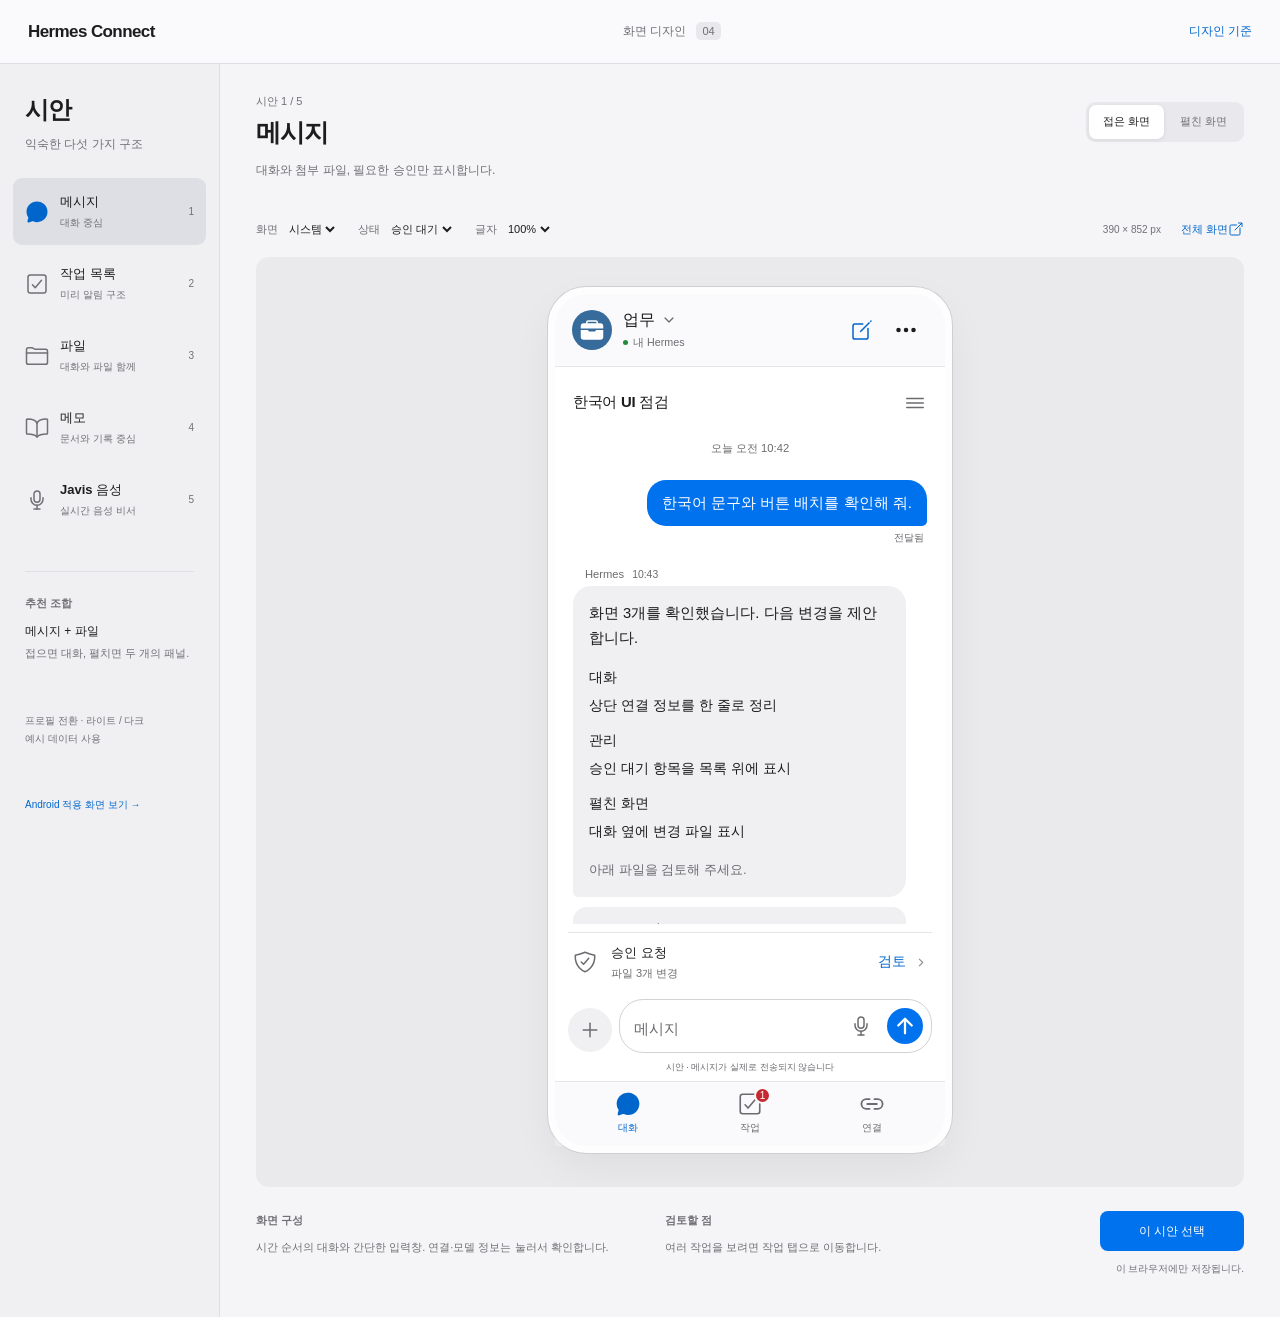
<file: design/uiux-preview/index.html>
<!doctype html>
<html lang="ko">
  <head>
    <meta charset="utf-8" />
    <meta name="viewport" content="width=device-width, initial-scale=1" />
    <meta name="robots" content="noindex,nofollow" />
    <meta name="color-scheme" content="light dark" />
    <title>Hermes Connect · 화면 디자인</title>
    <link rel="icon" href="assets/hermes.svg" type="image/svg+xml" />
    <script src="appearance.js?v=6"></script>
    <link rel="stylesheet" href="review.css?v=6" />
  </head>
  <body>
    <header class="review-header">
      <a class="wordmark" href="./">Hermes Connect</a
      ><span class="edition">화면 디자인 <b>04</b></span
      ><button class="quiet" id="audit-button">디자인 기준</button>
    </header>
    <main class="review-layout">
      <aside class="direction-panel">
        <div class="sidebar-intro">
          <h1>시안</h1>
          <p>익숙한 다섯 가지 구조</p>
        </div>
        <nav id="directions" aria-label="디자인 시안"></nav>
        <div class="recommendation">
          <span class="small-label">추천 조합</span>
          <p>
            메시지 + 파일<br /><span>접으면 대화, 펼치면 두 개의 패널.</span>
          </p>
        </div>
        <p class="prototype-note">
          프로필 전환 · 라이트 / 다크<br />예시 데이터 사용
        </p>
        <p class="prototype-note"><a href="native.html">Android 적용 화면 보기 →</a></p>
      </aside>
      <section class="workbench" aria-label="시안 미리보기">
        <div class="workbench-top">
          <div>
            <p class="eyebrow" id="concept-index"></p>
            <h2 id="concept-title"></h2>
          </div>
          <div class="device-switch" role="group" aria-label="미리보기 크기">
            <button data-device="phone" aria-pressed="true">접은 화면</button
            ><button data-device="fold" aria-pressed="false">펼친 화면</button>
          </div>
        </div>
        <p class="concept-desc" id="concept-desc"></p>
        <div class="preview-controls">
          <label
            >화면
            <select id="appearance" aria-label="화면 모드">
              <option value="system">시스템</option>
              <option value="light">라이트</option>
              <option value="dark">다크</option>
            </select></label
          ><label
            >상태
            <select id="scenario">
              <option value="approval">승인 대기</option>
              <option value="ready">연결 정상</option>
              <option value="offline">연결 끊김</option>
            </select></label
          ><label
            >글자
            <select id="font-size">
              <option value="1">100%</option>
              <option value="1.5">150%</option>
              <option value="2">200%</option>
            </select></label
          ><span id="viewport-label" aria-live="polite"></span
          ><a id="fullscreen" target="_blank" rel="noopener"
            >전체 화면 <span class="inline-icon" data-symbol="external"></span
          ></a>
        </div>
        <div class="canvas" data-device="phone">
          <div class="device-frame">
            <iframe
              id="preview"
              src="about:blank"
              title="메시지형 시안"
            ></iframe>
          </div>
        </div>
        <div class="concept-notes">
          <div>
            <span class="small-label">화면 구성</span>
            <p id="concept-benefit"></p>
          </div>
          <div>
            <span class="small-label">검토할 점</span>
            <p id="concept-tradeoff"></p>
          </div>
          <div class="choose-wrap">
            <button class="choose" id="choose">이 시안 선택</button
            ><span id="selection-status" aria-live="polite"></span>
          </div>
        </div>
      </section>
    </main>
    <dialog id="audit-dialog" aria-labelledby="audit-title">
      <div class="dialog-heading">
        <span>수정안 04</span
        ><button
          id="close-audit"
          aria-label="점검 내용 닫기"
          data-symbol="close"
        ></button>
      </div>
      <h2 id="audit-title">내용이 먼저 보이는 화면</h2>
      <div class="audit-grid">
        <article>
          <b>색과 장식</b>
          <p>
            밝은 화면과 어두운 화면 모두 무채색을 기본으로 사용합니다. 파란색은
            선택과 동작, 빨간색은 녹음과 알림에 사용합니다.
          </p>
        </article>
        <article>
          <b>글자와 간격</b>
          <p>
            시스템 글꼴, 일정한 행 간격, 가는 구분선으로 구조를 표현합니다. 홍보
            문구와 장식용 카드는 제거했습니다.
          </p>
        </article>
        <article>
          <b>익숙한 탐색</b>
          <p>
            대화 목록, 뒤로 가기, 하단 탭, 세부사항 시트를 사용합니다. 넓은
            화면에서는 대화와 파일을 함께 표시합니다.
          </p>
        </article>
      </div>
      <p class="audit-footnote">
        Apple 기본 앱의 탐색·정보 구조를 참고한 웹 시안입니다. Apple 제공
        아이콘·글꼴 파일은 포함하지 않습니다. Android 적용과 폴드8 실기기 검증
        전 단계입니다.
      </p>
      <a
        href="https://developer.apple.com/design/human-interface-guidelines/layout"
        target="_blank"
        rel="noopener"
        >Apple Human Interface Guidelines: Layout
        <span class="inline-icon" data-symbol="external"></span
      ></a>
    </dialog>
    <script type="module" src="review.js?v=6"></script>
  </body>
</html>
</file>
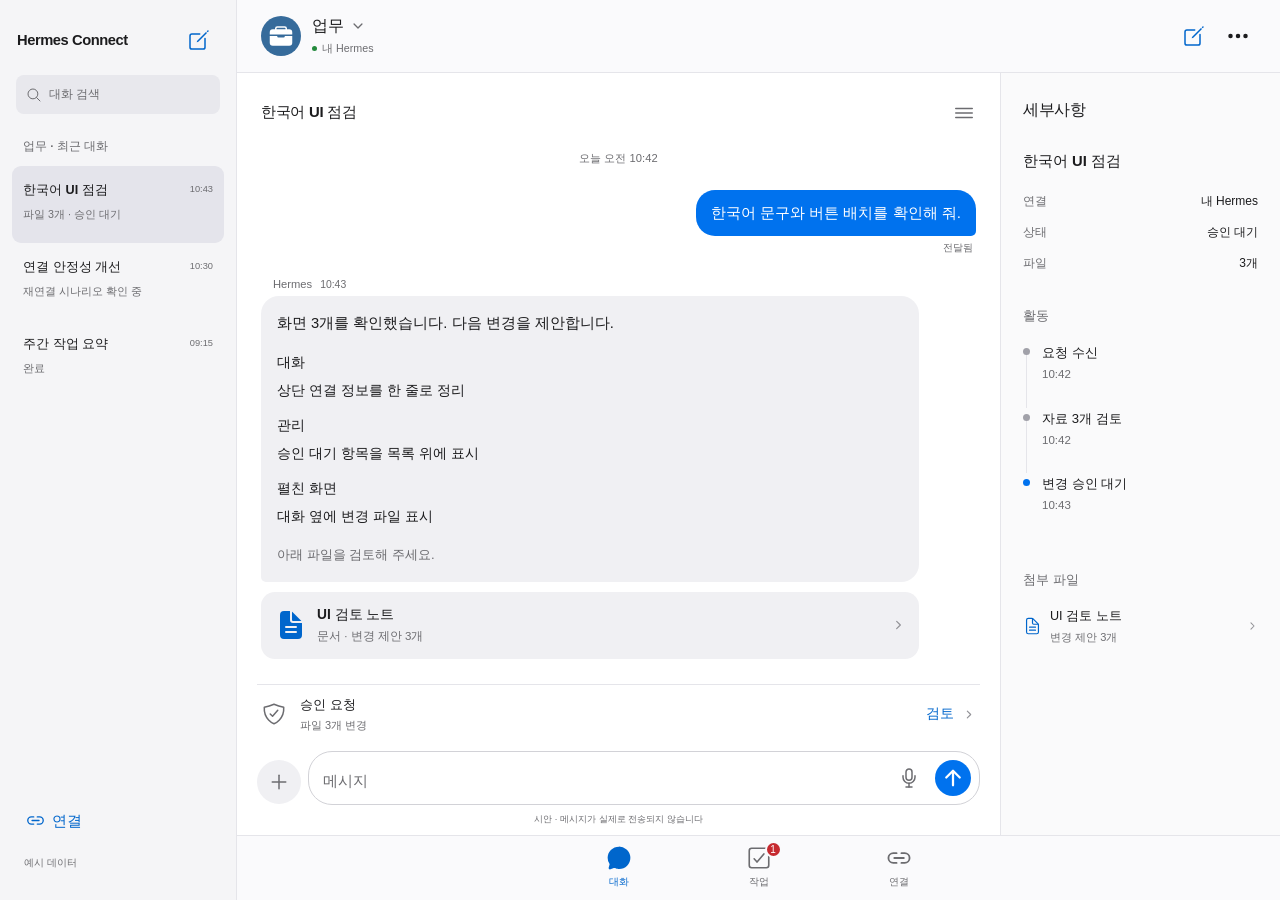
<file: design/uiux-preview/app.html>
<!doctype html>
<html lang="ko">
  <head>
    <meta charset="utf-8" />
    <meta name="viewport" content="width=device-width, initial-scale=1" />
    <meta name="robots" content="noindex,nofollow" />
    <title>Hermes-Connect · UI 시안</title>
    <link rel="icon" href="assets/hermes.svg" type="image/svg+xml" />
    <script src="appearance.js?v=6"></script>
    <link rel="stylesheet" href="app.css?v=6" />
  </head>
  <body>
    <div id="app"></div>
    <dialog id="sheet" aria-labelledby="sheet-title"></dialog>
    <div id="toast" role="status" aria-live="polite"></div>
    <script type="module" src="app.js?v=6"></script>
  </body>
</html>
</file>
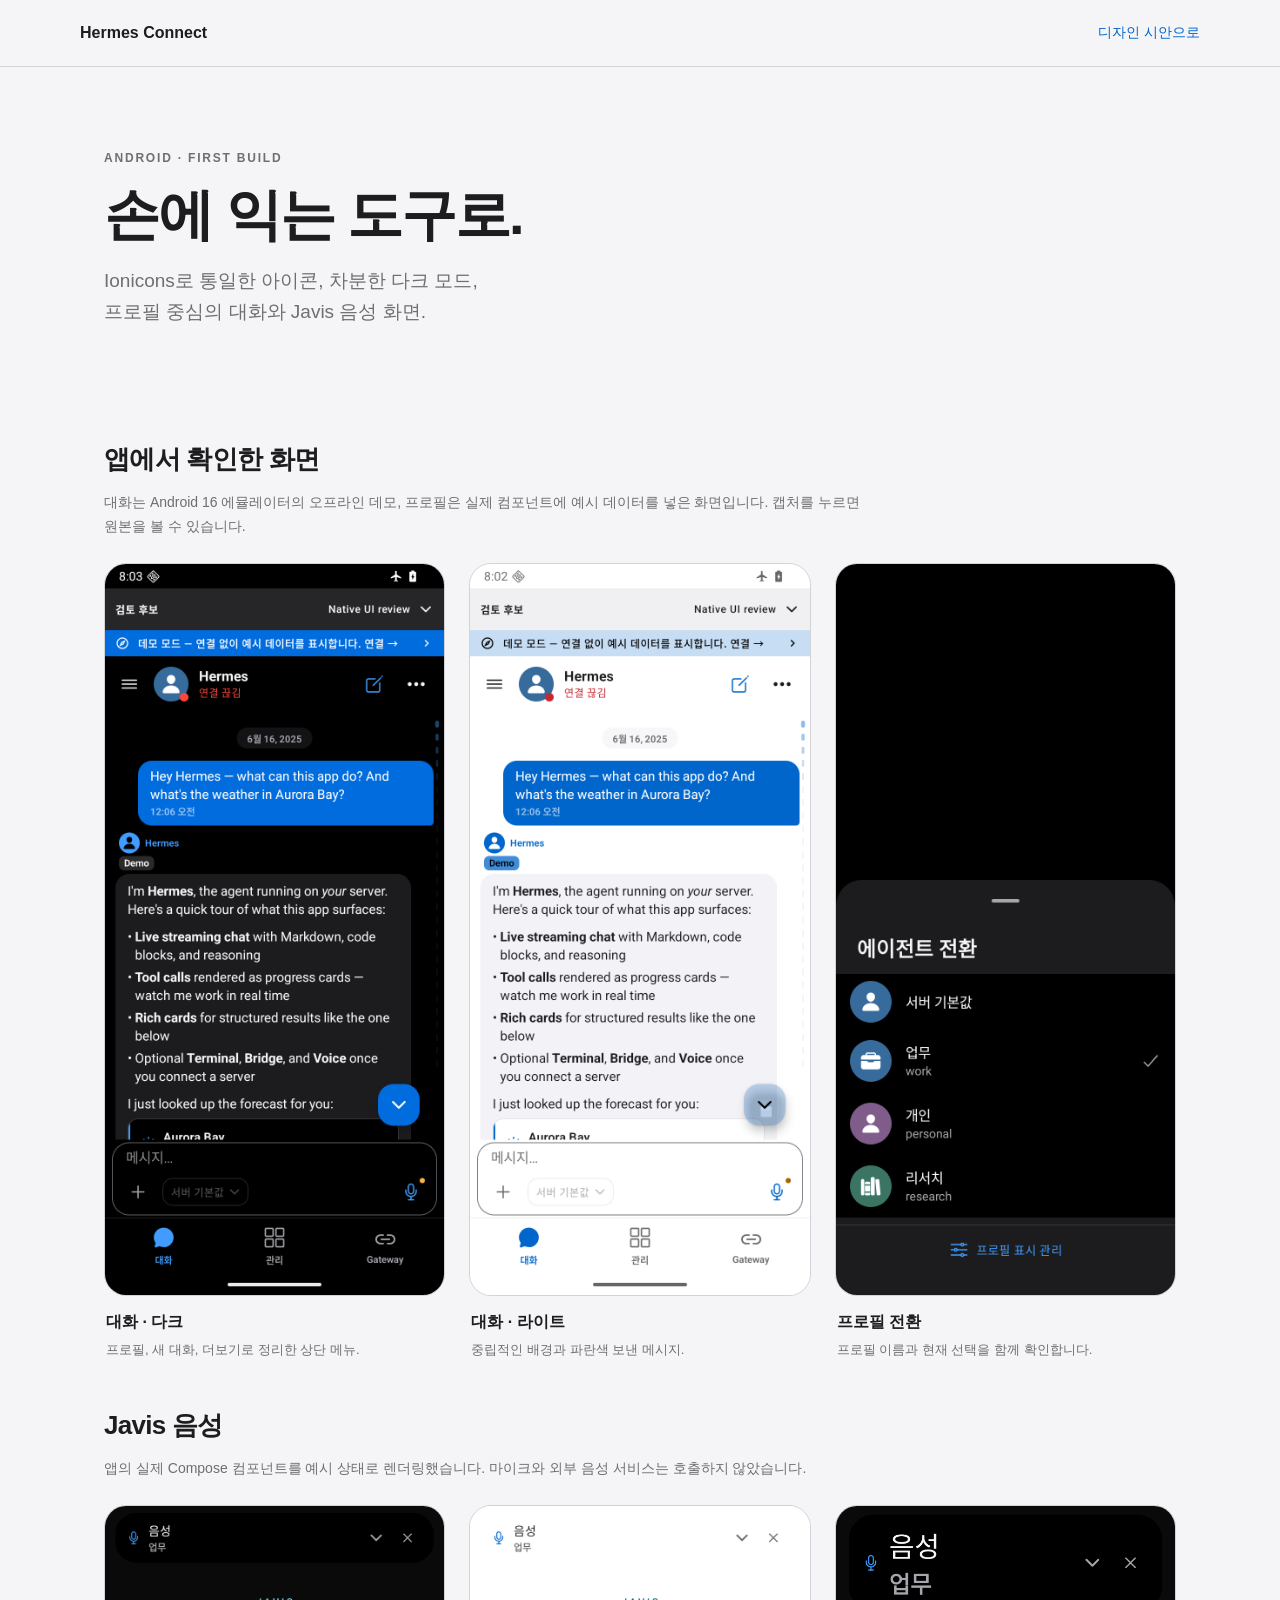
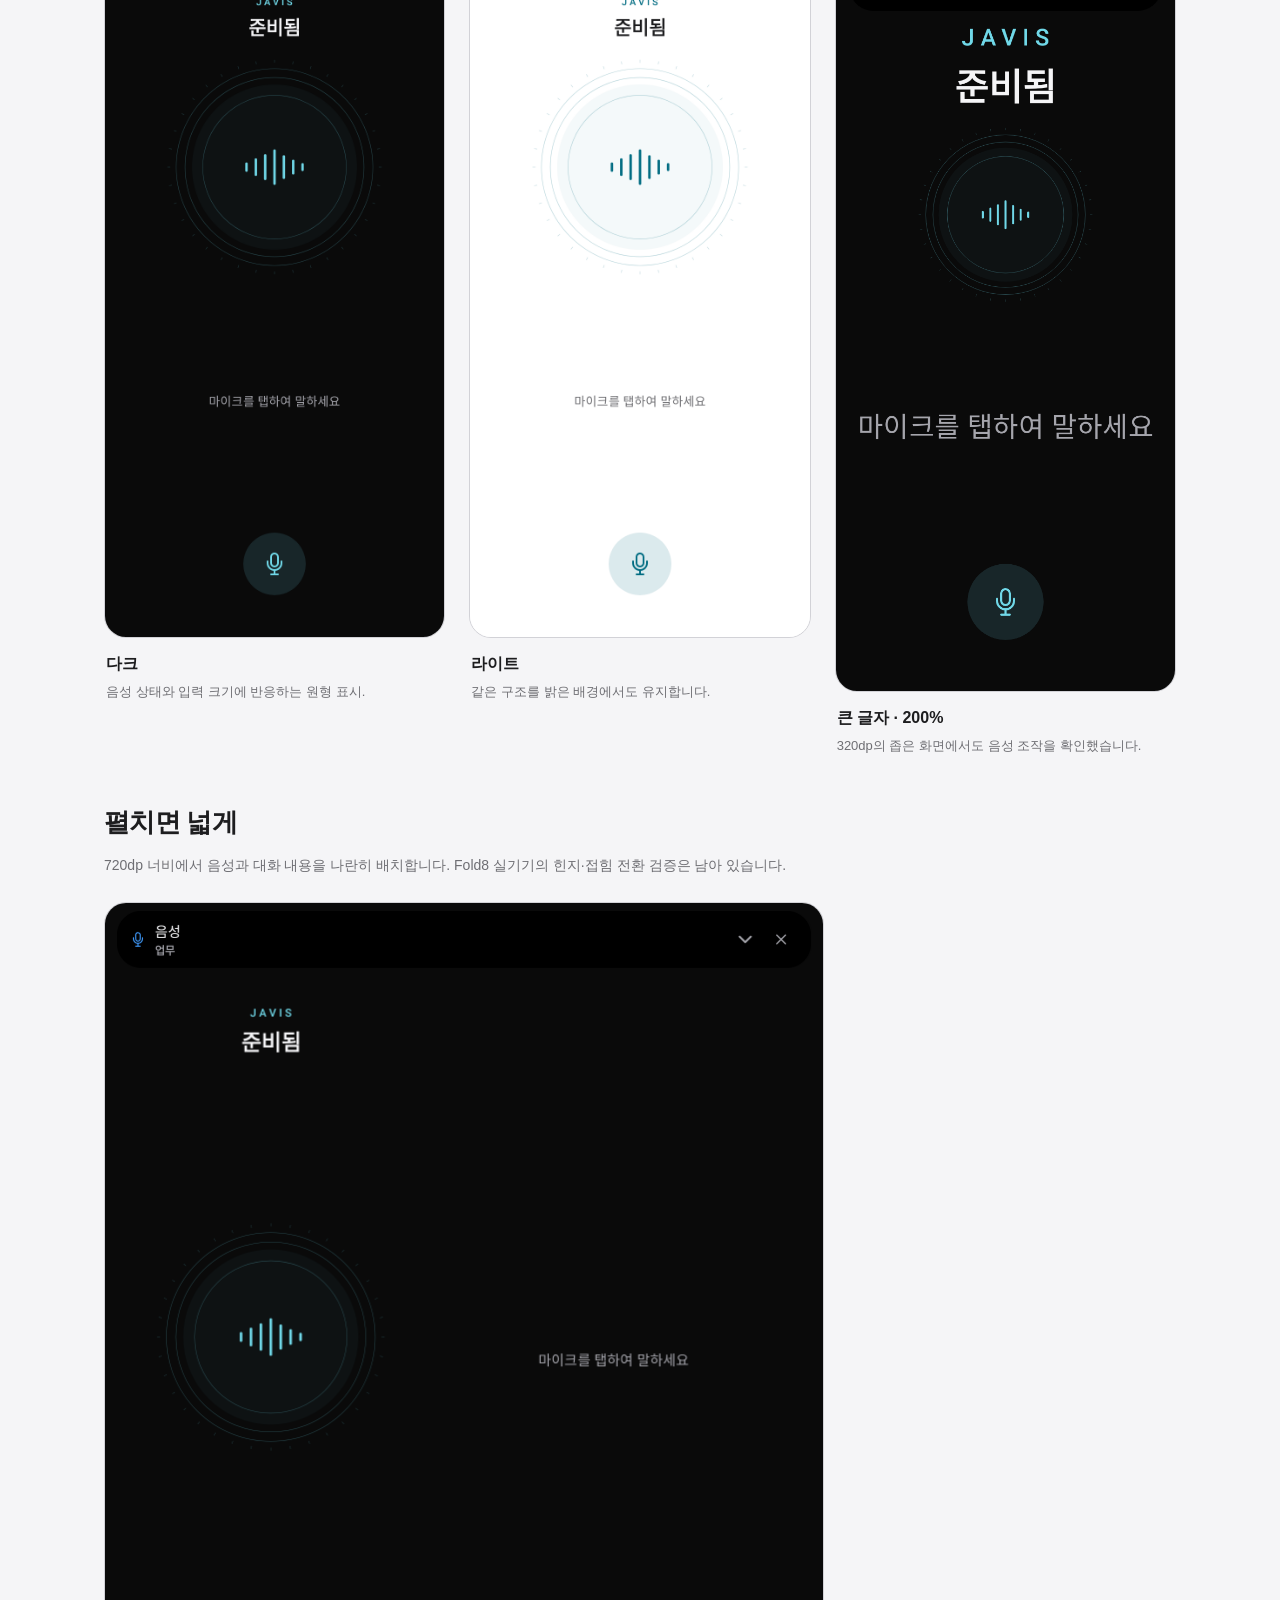
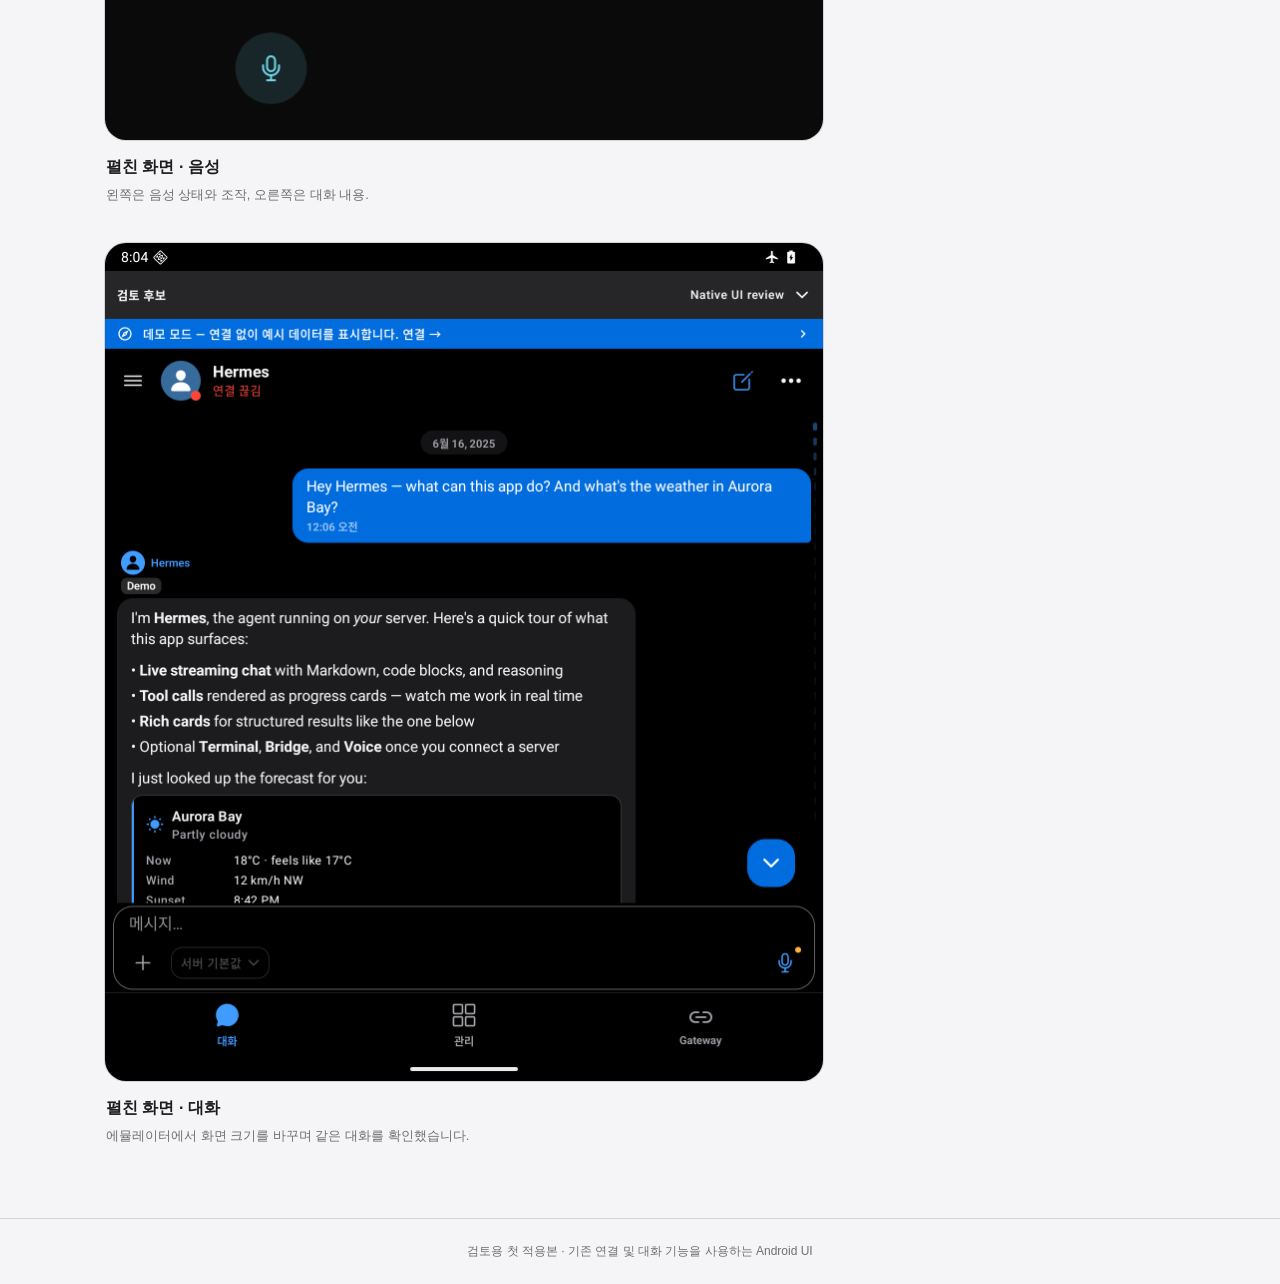
<file: design/uiux-preview/native.html>
<!doctype html>
<html lang="ko">
  <head>
    <meta charset="utf-8" />
    <meta name="viewport" content="width=device-width, initial-scale=1" />
    <meta name="robots" content="noindex,nofollow" />
    <meta name="color-scheme" content="light dark" />
    <title>Hermes Connect · Android 적용 화면</title>
    <link rel="icon" href="assets/hermes.svg" type="image/svg+xml" />
    <link rel="stylesheet" href="native.css" />
  </head>
  <body>
    <header><a href="./">Hermes Connect</a><a class="back" href="./">디자인 시안으로</a></header>
    <main>
      <div class="intro">
        <p class="eyebrow">ANDROID · FIRST BUILD</p>
        <h1>손에 익는 도구로.</h1>
        <p>Ionicons로 통일한 아이콘, 차분한 다크 모드,<br />프로필 중심의 대화와 Javis 음성 화면.</p>
      </div>
      <section aria-labelledby="app-title">
        <h2 id="app-title">앱에서 확인한 화면</h2>
        <p class="note">대화는 Android 16 에뮬레이터의 오프라인 데모, 프로필은 실제 컴포넌트에 예시 데이터를 넣은 화면입니다. 캡처를 누르면 원본을 볼 수 있습니다.</p>
        <div class="gallery">
          <figure><a href="assets/native/chat-dark.png"><img src="assets/native/chat-dark.png" alt="다크 모드의 실제 Android 대화 화면" /></a><figcaption>대화 · 다크<span>프로필, 새 대화, 더보기로 정리한 상단 메뉴.</span></figcaption></figure>
          <figure><a href="assets/native/chat-light.png"><img src="assets/native/chat-light.png" alt="라이트 모드의 실제 Android 대화 화면" /></a><figcaption>대화 · 라이트<span>중립적인 배경과 파란색 보낸 메시지.</span></figcaption></figure>
          <figure><a href="assets/native/profiles.png"><img src="assets/native/profiles.png" alt="프로필을 선택하는 Android 화면" /></a><figcaption>프로필 전환<span>프로필 이름과 현재 선택을 함께 확인합니다.</span></figcaption></figure>
        </div>
      </section>
      <section aria-labelledby="voice-title">
        <h2 id="voice-title">Javis 음성</h2>
        <p class="note">앱의 실제 Compose 컴포넌트를 예시 상태로 렌더링했습니다. 마이크와 외부 음성 서비스는 호출하지 않았습니다.</p>
        <div class="gallery">
          <figure><a href="assets/native/voice-dark.png"><img loading="lazy" src="assets/native/voice-dark.png" alt="청록색 원과 마이크가 있는 다크 모드 음성 화면" /></a><figcaption>다크<span>음성 상태와 입력 크기에 반응하는 원형 표시.</span></figcaption></figure>
          <figure><a href="assets/native/voice-light.png"><img loading="lazy" src="assets/native/voice-light.png" alt="라이트 모드의 Javis 음성 화면" /></a><figcaption>라이트<span>같은 구조를 밝은 배경에서도 유지합니다.</span></figcaption></figure>
          <figure><a href="assets/native/voice-large-text.png"><img loading="lazy" src="assets/native/voice-large-text.png" alt="한국어 글자 크기 200퍼센트에서의 음성 화면" /></a><figcaption>큰 글자 · 200%<span>320dp의 좁은 화면에서도 음성 조작을 확인했습니다.</span></figcaption></figure>
        </div>
      </section>
      <section aria-labelledby="fold-title">
        <h2 id="fold-title">펼치면 넓게</h2>
        <p class="note">720dp 너비에서 음성과 대화 내용을 나란히 배치합니다. Fold8 실기기의 힌지·접힘 전환 검증은 남아 있습니다.</p>
        <figure class="wide"><a href="assets/native/voice-fold.png"><img loading="lazy" src="assets/native/voice-fold.png" alt="720dp 세로 화면에서 두 패널로 나뉜 음성 화면" /></a><figcaption>펼친 화면 · 음성<span>왼쪽은 음성 상태와 조작, 오른쪽은 대화 내용.</span></figcaption></figure>
        <figure class="wide fold-chat"><a href="assets/native/chat-fold.png"><img loading="lazy" src="assets/native/chat-fold.png" alt="720dp 너비 에뮬레이터의 실제 대화 화면" /></a><figcaption>펼친 화면 · 대화<span>에뮬레이터에서 화면 크기를 바꾸며 같은 대화를 확인했습니다.</span></figcaption></figure>
      </section>
    </main>
    <footer>검토용 첫 적용본 · 기존 연결 및 대화 기능을 사용하는 Android UI</footer>
  </body>
</html>
</file>
<file: design/uiux-preview/review.css>
:root {
  --text: #1d1d1f;
  --page: #f5f5f7;
  --accent: #0066cc;
  --fill-accent: #0072ee;
  --chrome: #fafafcf5;
  --line: #dedee3;
  --muted: #707075;
  --control: #e9e9ed;
  --sidebar: #f0f0f3;
  --hover: #e8e8ed;
  --selected: #dedee5;
  --panel: #fff;
  --canvas: #eaeaec;
  --frame: #fdfdfd;
  --frame-line: #ceced3;
}
:root[data-appearance="dark"] {
  --text: #f5f5f7;
  --page: #111113;
  --accent: #409cff;
  --fill-accent: #006cde;
  --chrome: #1c1c1ef5;
  --line: #38383a;
  --muted: #a5a5ac;
  --control: #303033;
  --sidebar: #1c1c1e;
  --hover: #303033;
  --selected: #3a3a3c;
  --panel: #262629;
  --canvas: #08080a;
  --frame: #262628;
  --frame-line: #454548;
}
:root {
  font-family:
    -apple-system, BlinkMacSystemFont, "Apple SD Gothic Neo", "Segoe UI",
    sans-serif;
  color: var(--text);
  background: var(--page);
  font-size: 14px;
  -webkit-font-smoothing: antialiased;
}
* {
  box-sizing: border-box;
}
body {
  margin: 0;
}
button,
select {
  font: inherit;
}
button {
  cursor: pointer;
  border: 0;
  background: none;
  color: inherit;
  touch-action: manipulation;
}
a {
  color: var(--accent);
  text-decoration: none;
}
button:focus-visible,
a:focus-visible,
select:focus-visible {
  outline: 2px solid var(--accent);
  outline-offset: 3px;
}
h1,
h2,
p {
  margin: 0;
}
.review-header {
  height: 64px;
  padding: 0 28px;
  display: flex;
  align-items: center;
  justify-content: space-between;
  gap: 16px;
  background: var(--chrome);
  border-bottom: 1px solid var(--line);
}
.wordmark {
  font-size: 17px;
  font-weight: 650;
  letter-spacing: -0.6px;
  color: var(--text);
}
.edition {
  font-size: 12px;
  color: var(--muted);
}
.edition b {
  font-size: 11px;
  font-weight: 500;
  margin-left: 7px;
  background: var(--control);
  border-radius: 5px;
  padding: 3px 6px;
}
.quiet {
  color: var(--accent);
  font-size: 12px;
  min-height: 44px;
  padding: 8px 0;
}
.review-layout {
  display: grid;
  grid-template-columns: 220px minmax(0, 1fr);
  min-height: calc(100vh - 64px);
}
.direction-panel {
  background: var(--sidebar);
  border-right: 1px solid var(--line);
  padding: 30px 13px 22px;
  display: flex;
  flex-direction: column;
}
.sidebar-intro {
  padding: 0 12px 24px;
}
.sidebar-intro h1 {
  font-size: 24px;
  letter-spacing: -1px;
  font-weight: 700;
}
.sidebar-intro p {
  font-size: 12px;
  color: var(--muted);
  line-height: 1.6;
  margin-top: 9px;
}
#directions {
  display: grid;
  gap: 5px;
}
.direction {
  display: flex;
  align-items: center;
  gap: 11px;
  width: 100%;
  padding: 13px 12px;
  text-align: left;
  border-radius: 9px;
  min-height: 67px;
}
.direction-icon {
  display: flex;
  align-items: center;
  color: var(--muted);
}
.direction[aria-current="true"] .direction-icon {
  color: var(--accent);
}
.direction-icon svg {
  width: 24px;
  height: 24px;
}
.inline-icon svg {
  width: 16px;
  height: 16px;
  vertical-align: middle;
}
#close-audit {
  display: grid;
  place-items: center;
  min-width: 44px;
  min-height: 44px;
}
#close-audit svg {
  width: 24px;
  height: 24px;
}
.direction > span:nth-child(2) {
  flex: 1;
  min-width: 0;
}
.direction strong {
  display: block;
  font-size: 13px;
  font-weight: 550;
  line-height: 1.6;
}
.direction small {
  display: block;
  font-size: 10px;
  color: var(--muted);
  line-height: 1.6;
  margin-top: 2px;
}
.direction .n {
  font-size: 10px;
  color: var(--muted);
}
.direction:hover {
  background: var(--hover);
}
.direction[aria-current="true"] {
  background: var(--selected);
}
.recommendation {
  margin: 38px 12px 0;
  padding-top: 22px;
  border-top: 1px solid var(--line);
}
.small-label {
  font-size: 11px;
  font-weight: 600;
  color: var(--muted);
}
.recommendation p {
  font-size: 12px;
  line-height: 1.8;
  margin-top: 10px;
}
.recommendation p span {
  font-size: 11px;
  color: var(--muted);
}
.prototype-note {
  font-size: 10px;
  color: var(--muted);
  line-height: 1.8;
  margin: 30px 12px 0;
  padding-top: 18px;
}
.workbench {
  min-width: 0;
  padding: 30px 36px;
}
.workbench-top {
  display: flex;
  align-items: center;
  justify-content: space-between;
  gap: 20px;
}
.eyebrow {
  font-size: 11px;
  color: var(--muted);
  margin-bottom: 7px;
}
.workbench-top h2 {
  font-size: 25px;
  letter-spacing: -1px;
  font-weight: 650;
}
.device-switch {
  display: flex;
  gap: 2px;
  padding: 3px;
  border-radius: 9px;
  background: var(--control);
  flex-shrink: 0;
}
.device-switch button {
  min-height: 34px;
  padding: 8px 14px;
  font-size: 11px;
  border-radius: 7px;
  color: var(--muted);
}
.device-switch button[aria-pressed="true"] {
  background: var(--panel);
  box-shadow: 0 1px 4px #00000015;
  color: var(--text);
}
.concept-desc {
  font-size: 12px;
  line-height: 1.8;
  color: var(--muted);
  margin: 11px 0 21px;
  min-height: 22px;
}
.preview-controls {
  display: flex;
  align-items: center;
  gap: 20px;
  padding: 11px 0 13px;
  font-size: 11px;
  flex-wrap: wrap;
}
.preview-controls label {
  display: flex;
  align-items: center;
  gap: 7px;
  color: var(--muted);
}
.preview-controls select {
  border: 0;
  color: var(--text);
  background: transparent;
  font-size: 11px;
  min-height: 30px;
  cursor: pointer;
  max-width: 100%;
}
.preview-controls a {
  font-size: 11px;
  min-height: 30px;
  display: flex;
  align-items: center;
}
#viewport-label {
  color: var(--muted);
  font-size: 10px;
  font-variant-numeric: tabular-nums;
  margin-left: auto;
}
.canvas {
  display: flex;
  justify-content: center;
  align-items: flex-start;
  min-height: 930px;
  padding: 30px;
  background: var(--canvas);
  border-radius: 13px;
  overflow: hidden;
}
.device-frame {
  width: 404px;
  height: 866px;
  border: 7px solid var(--frame);
  box-shadow:
    0 0 0 1px var(--frame-line),
    0 16px 40px #0000000d;
  border-radius: 38px;
  overflow: hidden;
  flex-shrink: 0;
  background: var(--panel);
  transition: width 0.25s ease;
}
.device-frame iframe {
  border: 0;
  display: block;
  width: 100%;
  height: 100%;
  background: var(--panel);
}
.canvas[data-device="fold"] .device-frame {
  width: 100%;
  max-width: 1150px;
  height: 866px;
  border-radius: 25px;
}
.concept-notes {
  display: grid;
  grid-template-columns: 1fr 1fr 170px;
  gap: 28px;
  padding: 24px 0 10px;
}
.concept-notes p {
  font-size: 11px;
  line-height: 1.9;
  color: var(--muted);
  margin-top: 9px;
}
.choose-wrap {
  display: flex;
  flex-direction: column;
  align-items: flex-end;
  gap: 10px;
}
.choose {
  background: var(--fill-accent);
  color: white;
  padding: 10px 18px;
  min-height: 40px;
  border-radius: 8px;
  font-size: 12px;
  min-width: 144px;
}
#selection-status {
  font-size: 10px;
  color: var(--muted);
  line-height: 1.6;
  text-align: right;
}
dialog {
  border: 0;
  padding: 26px;
  width: min(600px, calc(100% - 28px));
  max-height: 86vh;
  overflow: auto;
  background: var(--panel);
  color: var(--text);
  border-radius: 18px;
  box-shadow: 0 25px 80px #0003;
}
dialog::backdrop {
  background: #0005;
  backdrop-filter: blur(3px);
}
.dialog-heading {
  display: flex;
  align-items: center;
  justify-content: space-between;
  margin-bottom: 18px;
  color: var(--muted);
  font-size: 12px;
}
.dialog-heading > button {
  width: 36px;
  height: 36px;
  display: grid;
  place-items: center;
  border-radius: 50%;
  background: var(--control);
  font-size: 15px;
  color: var(--muted);
}
dialog h2 {
  font-size: 25px;
  letter-spacing: -0.8px;
}
.audit-grid {
  margin: 26px 0;
}
.audit-grid article {
  padding: 18px 0;
  border-top: 1px solid var(--line);
}
.audit-grid b {
  font-size: 14px;
  font-weight: 600;
}
.audit-grid p {
  font-size: 13px;
  line-height: 1.9;
  color: var(--muted);
  margin-top: 9px;
}
.audit-footnote {
  font-size: 11px;
  line-height: 1.9;
  color: var(--muted);
  margin-bottom: 20px;
}
dialog > a {
  font-size: 12px;
  line-height: 1.7;
  display: inline-flex;
  align-items: center;
  min-height: 44px;
}
@media (min-width: 1700px) {
  .workbench {
    padding-left: 70px;
    padding-right: 70px;
  }
  .canvas {
    padding: 40px;
  }
  .review-layout {
    grid-template-columns: 250px 1fr;
  }
  .direction-panel {
    padding-left: 20px;
    padding-right: 20px;
  }
}
@media (max-width: 1000px) {
  .review-layout {
    grid-template-columns: 185px minmax(0, 1fr);
  }
  .direction-panel {
    padding-left: 8px;
    padding-right: 8px;
  }
  .workbench {
    padding: 25px 22px;
  }
  .canvas {
    padding: 26px 18px;
    min-height: 916px;
  }
  .concept-notes {
    grid-template-columns: 1fr 1fr;
    gap: 22px;
  }
  .choose-wrap {
    grid-column: 1/-1;
    flex-direction: row;
    align-items: center;
    justify-content: flex-end;
  }
  .direction {
    padding: 12px 8px;
    gap: 8px;
  }
  .direction-icon svg {
    width: 20px;
    height: 20px;
  }
  .recommendation {
    margin-left: 8px;
    margin-right: 8px;
  }
}
@media (max-width: 700px) {
  .review-header {
    height: 56px;
    padding: 0 17px;
  }
  .wordmark {
    font-size: 15px;
  }
  .edition {
    display: none;
  }
  .quiet {
    font-size: 11px;
  }
  .review-layout {
    display: flex;
    flex-direction: column;
  }
  .direction-panel {
    padding: 13px 13px 0;
    border-right: 0;
    border-bottom: 1px solid var(--line);
    background: var(--chrome);
  }
  .sidebar-intro,
  .recommendation,
  .prototype-note {
    display: none;
  }
  #directions {
    display: flex;
    gap: 4px;
    overflow-x: auto;
    padding: 0 0 13px;
    scrollbar-width: none;
  }
  .direction {
    width: auto;
    min-width: 81px;
    min-height: 64px;
    flex: 1;
    flex-shrink: 0;
    flex-direction: column;
    gap: 6px;
    align-items: center;
    padding: 8px;
  }
  .direction strong {
    font-size: 10px;
    white-space: nowrap;
  }
  .direction small,
  .direction .n {
    display: none;
  }
  .direction-icon svg {
    width: 21px;
    height: 21px;
  }
  .direction[aria-current="true"] {
    background: var(--selected);
  }
  .workbench {
    padding: 21px 14px;
  }
  .workbench-top {
    gap: 12px;
    align-items: center;
  }
  .workbench-top h2 {
    font-size: 22px;
  }
  .eyebrow {
    font-size: 10px;
    margin-bottom: 5px;
  }
  .device-switch button {
    font-size: 10px;
    padding: 8px 10px;
    min-height: 32px;
  }
  .concept-desc {
    font-size: 11px;
    line-height: 1.8;
    margin: 12px 0;
  }
  .preview-controls {
    gap: 8px 12px;
    padding-top: 3px;
    font-size: 10px;
  }
  .preview-controls label {
    gap: 4px;
  }
  .preview-controls select,
  .preview-controls a {
    font-size: 10px;
  }
  #viewport-label {
    font-size: 9px;
  }
  .canvas {
    padding: 17px 7px;
    min-height: 0;
    border-radius: 12px;
    overflow: hidden;
  }
  .device-frame {
    width: min(100%, 404px);
    height: 810px;
    border-width: 5px;
    border-radius: 27px;
    flex-shrink: 1;
  }
  .canvas[data-device="fold"] .device-frame {
    height: 810px;
    border-radius: 20px;
  }
  .concept-notes {
    gap: 18px;
    padding-top: 22px;
  }
  .concept-notes p {
    font-size: 11px;
  }
  .choose-wrap {
    justify-content: space-between;
  }
  .choose {
    font-size: 11px;
    min-width: 128px;
  }
  .small-label {
    font-size: 10px;
  }
  #selection-status {
    font-size: 9px;
  }
}
@media (prefers-reduced-motion: reduce) {
  * {
    transition: none !important;
  }
}
</file>
<file: design/uiux-preview/app.css>
:root {
  --font-scale: 1;
  --bg: #fff;
  --grouped: #f2f2f7;
  --surface: #f5f5f7;
  --panel: #fff;
  --line: #e5e5ea;
  --text: #1c1c1e;
  --muted: #6c6c70;
  --accent: #0066cc;
  --fill-accent: #0072ee;
  --accent-ink: #fff;
  --on-accent: #fff;
  --red: #d92d36;
  --badge-bg: #c62a30;
  --chrome: #fafafcf5;
  --chrome-solid: #fafafc;
  --composer-bg: #fffffff5;
  --success: #248a3d;
  --warning: #c77700;
  --warning-bg: #fff5e5;
  --warning-text: #785300;
  --hover: #e8e8ed88;
  --action-hover: #007aff08;
  --scrollbar: #c7c7cc;
  --incoming: #f0f0f3;
  --field-border: #d2d2d7;
  --field-bg: #f9f9fb;
  --chevron: #929297;
  --segment-bg: #e6e6eb;
  --segment-selected: #fff;
  --outline: #c6c6cc;
  --completed: #a8a8ae;
  --accent-tint: #ebf3ff;
  --code-bg: #fafafa;
  --diff-remove-text: #9f3037;
  --diff-remove-bg: #ffebed;
  --diff-add-text: #21633a;
  --diff-add-bg: #e8f5eb;
  --note-accent: #a76500;
  --note-fill: #a76500;
  --note-chrome: #fffdf8f5;
  --note-outline: #cb9633;
  --note-border: #dcd8ce;
  --note-bubble: #f5ebd8;
  --recorder-bg: #f7f7f9;
  --waveform: #b9b9bf;
  --record-wave: #d14850;
  --control-bg: #e8e8ed;
  --timeline: #a1a1a9;
  --toast-bg: #29292eea;
  --context-bg: #fafafb;
  --selection-bg: #e4e4eb;
  font-family:
    -apple-system, BlinkMacSystemFont, "Apple SD Gothic Neo", "Segoe UI",
    sans-serif;
  font-size: calc(16px * var(--font-scale));
  font-synthesis: none;
  -webkit-font-smoothing: antialiased;
}
:root[data-appearance="dark"] {
  --bg: #000;
  --grouped: #000;
  --surface: #1c1c1e;
  --panel: #1c1c1e;
  --line: #38383a;
  --text: #f5f5f7;
  --muted: #a5a5ac;
  --accent: #409cff;
  --fill-accent: #006cde;
  --red: #ff453a;
  --chrome: #161618f5;
  --chrome-solid: #161618;
  --composer-bg: #000000f5;
  --success: #30d158;
  --warning: #ffb340;
  --warning-bg: #302514;
  --warning-text: #ffd58b;
  --hover: #3a3a3c88;
  --action-hover: #409cff16;
  --scrollbar: #48484a;
  --incoming: #262629;
  --field-border: #48484a;
  --field-bg: #2c2c2e;
  --chevron: #8e8e93;
  --segment-bg: #2c2c2e;
  --segment-selected: #636366;
  --outline: #636366;
  --completed: #636366;
  --accent-tint: #142c47;
  --code-bg: #111113;
  --diff-remove-text: #ffa9b6;
  --diff-remove-bg: #391b23;
  --diff-add-text: #99dda9;
  --diff-add-bg: #173422;
  --note-accent: #e5b445;
  --note-fill: #9b6000;
  --note-chrome: #181714f5;
  --note-outline: #c89c40;
  --note-border: #454039;
  --note-bubble: #382c1b;
  --recorder-bg: #161618;
  --waveform: #77777e;
  --record-wave: #ff666e;
  --control-bg: #38383a;
  --timeline: #77777e;
  --toast-bg: #3a3a40f5;
  --context-bg: #121214;
  --selection-bg: #38383a;
}

* {
  box-sizing: border-box;
}
body {
  margin: 0;
  background: var(--bg);
  color: var(--text);
}
button,
input,
textarea {
  font: inherit;
}
button,
a,
input,
textarea {
  -webkit-tap-highlight-color: transparent;
}
button {
  cursor: pointer;
  color: inherit;
  background: none;
  border: 0;
  touch-action: manipulation;
}
button:disabled {
  opacity: 0.35;
  cursor: not-allowed;
}
a {
  color: var(--accent);
}
svg {
  width: 24px;
  height: 24px;
  flex-shrink: 0;
  vertical-align: middle;
}
button:focus-visible,
a:focus-visible {
  outline: 2px solid var(--accent);
  outline-offset: 2px;
}
input:focus-visible,
textarea:focus-visible {
  outline: 2px solid var(--accent);
  outline-offset: -2px;
}
h1,
h2,
h3,
p {
  margin: 0;
}
h1 {
  font-size: 2.05rem;
  line-height: 1.25;
  font-weight: 700;
  letter-spacing: -0.055em;
}
h2 {
  font-size: 1.15rem;
  line-height: 1.5;
  letter-spacing: -0.025em;
  font-weight: 650;
}
h3 {
  font-size: 1rem;
  line-height: 1.5;
  font-weight: 600;
}
p {
  line-height: 1.7;
}
strong {
  font-weight: 600;
}
small {
  font-size: 0.76rem;
  line-height: 1.5;
}
.sr-only {
  position: absolute;
  width: 1px;
  height: 1px;
  padding: 0;
  margin: -1px;
  overflow: hidden;
  clip: rect(0, 0, 0, 0);
  white-space: nowrap;
  border: 0;
}
.app-shell {
  height: 100dvh;
  display: flex;
  overflow: hidden;
}
.app-main {
  display: flex;
  flex-direction: column;
  flex: 1;
  min-width: 0;
  min-height: 0;
}
.app-header {
  display: grid;
  grid-template-columns: 66px minmax(0, 1fr) 88px;
  align-items: center;
  gap: 3px;
  padding: 10px 10px 9px;
  border-bottom: 1px solid var(--line);
  background: var(--chrome);
  flex-shrink: 0;
  min-height: 73px;
}
.nav-back {
  display: flex;
  align-items: center;
  gap: 1px;
  color: var(--accent);
  font-size: 0.9rem;
  min-height: 44px;
  padding: 0;
}
.nav-back > svg {
  width: 19px;
  height: 26px;
}
.connection-title {
  min-width: 0;
  display: flex;
  flex-direction: column;
  align-items: center;
  padding: 2px;
  min-height: 44px;
  justify-content: center;
}
.connection-title strong {
  font-size: 0.9rem;
  line-height: 1.45;
  overflow-wrap: anywhere;
  letter-spacing: -0.025em;
}
.connection-title small {
  display: flex;
  align-items: center;
  gap: 4px;
  font-size: 0.65rem;
  color: var(--muted);
  line-height: 1.5;
  margin-top: 3px;
  overflow-wrap: anywhere;
}
.status-dot {
  width: 5px;
  height: 5px;
  border-radius: 50%;
  display: inline-block;
  background: var(--success);
  flex-shrink: 0;
}
.status-dot.disconnected {
  background: var(--warning);
}
.header-actions {
  display: flex;
  justify-content: flex-end;
}
.icon-btn {
  display: inline-flex;
  align-items: center;
  justify-content: center;
  min-width: 44px;
  min-height: 44px;
  padding: 10px;
  border-radius: 50%;
  color: var(--accent);
  flex-shrink: 0;
}
.header-actions .icon-btn {
  min-width: 38px;
  padding: 8px;
}
.header-actions .icon-btn:last-child svg {
  width: 24px;
  height: 24px;
}
.header-actions .icon-btn:last-child {
  color: var(--text);
}
.icon-btn:hover {
  background: var(--hover);
}
.btn {
  display: inline-flex;
  align-items: center;
  justify-content: center;
  gap: 7px;
  min-height: 44px;
  border-radius: 10px;
  padding: 10px 14px;
  font-size: 0.92rem;
  font-weight: 500;
  line-height: 1.5;
  color: var(--accent);
}
.btn:hover {
  background: var(--action-hover);
}
.btn.primary {
  background: var(--fill-accent);
  color: var(--accent-ink);
}
.btn.primary:hover {
  filter: brightness(0.95);
}
.btn.outlined {
  border: 1px solid var(--line);
}
.btn.wide {
  width: 100%;
}
.btn svg {
  width: 19px;
  height: 19px;
}
.brand-mark {
  display: inline-flex;
  width: 34px;
  height: 34px;
  flex-shrink: 0;
}
.brand-mark img {
  width: 100%;
  height: 100%;
  border-radius: 9px;
}
.badge {
  font-size: 0.72rem;
  color: var(--muted);
}
.workspace {
  flex: 1;
  display: flex;
  min-height: 0;
  min-width: 0;
  overflow: hidden;
}
.chat-panel {
  display: flex;
  flex-direction: column;
  flex: 1;
  min-width: 0;
  min-height: 0;
  background: var(--bg);
}
.chat-scroll {
  flex: 1;
  min-height: 0;
  overflow: auto;
  padding: 20px 18px 8px;
  overscroll-behavior: contain;
  scrollbar-width: thin;
  scrollbar-color: var(--scrollbar) transparent;
}
.conversation-date {
  text-align: center;
  font-size: 0.7rem;
  color: var(--muted);
  margin: 1px 0 24px;
  font-weight: 500;
}
.user-message {
  margin: 16px 0 0 auto;
  max-width: 87%;
  width: fit-content;
  background: var(--fill-accent);
  color: var(--on-accent);
  border-radius: 19px 19px 5px 19px;
  font-size: 0.95rem;
  line-height: 1.6;
  padding: 11px 15px;
  white-space: pre-wrap;
  overflow-wrap: anywhere;
}
.delivered {
  text-align: right;
  color: var(--muted);
  font-size: 0.65rem;
  margin: 5px 3px 23px;
}
.assistant-message {
  max-width: 94%;
}
.message-author {
  font-size: 0.7rem;
  color: var(--muted);
  margin: 0 0 6px 12px;
  display: flex;
  gap: 8px;
  align-items: center;
}
.message-author time {
  font-size: 0.65rem;
}
.response-content {
  background: var(--incoming);
  border-radius: 18px 18px 18px 5px;
  padding: 15px 16px;
  font-size: 0.92rem;
  line-height: 1.65;
}
.report-list {
  list-style: none;
  padding: 0;
  margin: 16px 0;
}
.report-list li {
  margin: 13px 0;
}
.report-list strong {
  display: block;
  font-size: 0.86rem;
  font-weight: 600;
  margin-bottom: 3px;
}
.report-list span {
  font-size: 0.88rem;
  line-height: 1.65;
}
.response-content > p:last-child {
  color: var(--muted);
  font-size: 0.82rem;
}
.artifact-card {
  display: flex;
  align-items: center;
  gap: 11px;
  text-align: left;
  width: 100%;
  margin-top: 10px;
  background: var(--incoming);
  border-radius: 14px;
  padding: 13px 14px;
}
.document-icon {
  display: flex;
  align-items: center;
  justify-content: center;
  color: var(--accent);
  width: 31px;
  min-height: 39px;
  flex-shrink: 0;
}
.document-icon svg {
  width: 32px;
  height: 32px;
}
.document-icon.note {
  color: var(--note-accent);
}
.artifact-card > span:nth-child(2) {
  flex: 1;
  min-width: 0;
}
.artifact-card strong {
  font-size: 0.86rem;
  line-height: 1.5;
  display: block;
}
.artifact-card small {
  display: block;
  font-size: 0.72rem;
  color: var(--muted);
  margin-top: 3px;
}
.artifact-card > svg {
  width: 13px;
  color: var(--chevron);
}
.message-meta {
  display: flex;
  align-items: center;
  justify-content: space-between;
  gap: 8px;
  margin: 3px 0 3px 12px;
  color: var(--muted);
  font-size: 0.65rem;
}
.message-meta .icon-btn {
  color: var(--muted);
}
.message-meta .icon-btn svg {
  width: 15px;
  height: 15px;
}
.composer-wrap {
  flex-shrink: 0;
  padding: 8px 13px 6px;
  background: var(--composer-bg);
  max-height: 45%;
  overflow: auto;
}
.composer {
  display: flex;
  align-items: flex-end;
  gap: 7px;
}
.composer > .icon-btn {
  background: var(--incoming);
  color: var(--muted);
  margin-bottom: 1px;
}
.input-shell {
  display: flex;
  align-items: flex-end;
  min-width: 0;
  flex: 1;
  border: 1px solid var(--field-border);
  border-radius: 24px;
  padding: 4px;
}
.input-shell textarea {
  display: block;
  min-width: 0;
  width: 100%;
  resize: none;
  max-height: 130px;
  border: 0;
  border-radius: 15px;
  background: transparent;
  color: var(--text);
  padding: 7px 7px 7px 10px;
  font-size: 0.96rem;
  line-height: 1.6;
  min-height: 38px;
}
.input-shell textarea::placeholder {
  color: var(--muted);
}
.input-shell .icon-btn {
  min-width: 34px;
  min-height: 36px;
  padding: 7px;
  color: var(--muted);
  align-self: flex-end;
}
.input-shell .icon-btn svg {
  width: 24px;
  height: 24px;
}
.send-button {
  display: grid;
  place-items: center;
  min-width: 36px;
  min-height: 36px;
  background: var(--fill-accent);
  color: var(--on-accent);
  border-radius: 50%;
  padding: 7px;
  align-self: flex-end;
}
.send-button svg {
  width: 24px;
  height: 24px;
}
.composer-note {
  display: block;
  text-align: center;
  color: var(--muted);
  font-size: 0.58rem;
  line-height: 1.6;
  margin: 7px 0 0;
}
.focus-approval {
  display: flex;
  align-items: center;
  gap: 9px;
  padding: 11px 5px;
  width: 100%;
  text-align: left;
  border-top: 1px solid var(--line);
  margin-bottom: 7px;
  min-height: 57px;
}
.focus-approval > .approval-icon {
  width: 29px;
  flex-shrink: 0;
  color: var(--muted);
}
.approval-icon svg {
  width: 24px;
  height: 24px;
}
.focus-approval > span:nth-child(2) {
  flex: 1;
  min-width: 0;
}
.focus-approval strong {
  display: block;
  font-size: 0.79rem;
  line-height: 1.5;
  font-weight: 550;
}
.focus-approval small {
  display: block;
  font-size: 0.69rem;
  color: var(--muted);
  margin-top: 2px;
}
.review-link {
  font-size: 0.85rem;
  color: var(--accent);
}
.focus-approval > svg:last-child {
  width: 12px;
  height: 17px;
  color: var(--chevron);
}
.approval-card {
  margin: 18px 0;
  padding: 16px;
  background: var(--surface);
  border-radius: 12px;
}
.approval-heading {
  display: flex;
  gap: 11px;
  align-items: center;
}
.approval-heading > .approval-icon {
  color: var(--accent);
}
.approval-heading strong {
  display: block;
  font-size: 0.95rem;
}
.approval-heading small {
  display: block;
  color: var(--muted);
  font-size: 0.78rem;
  margin-top: 4px;
}
.approval-card > p {
  font-size: 0.86rem;
  color: var(--muted);
  margin: 15px 0;
}
.approval-actions {
  display: flex;
  justify-content: flex-end;
  margin-top: 12px;
}
.decision-receipt {
  display: flex;
  gap: 7px;
  align-items: center;
  font-size: 0.78rem;
  line-height: 1.6;
  padding: 14px 5px;
  color: var(--muted);
}
.decision-receipt svg {
  color: var(--success);
  width: 18px;
}
.bottom-nav {
  display: flex;
  align-items: stretch;
  justify-content: space-around;
  flex-shrink: 0;
  background: var(--chrome);
  border-top: 1px solid var(--line);
  padding: 5px 12px max(7px, env(safe-area-inset-bottom));
  backdrop-filter: blur(16px);
}
.bottom-nav > button {
  position: relative;
  min-height: 49px;
  min-width: 66px;
  display: flex;
  align-items: center;
  justify-content: center;
  flex-direction: column;
  gap: 4px;
  padding: 4px 8px;
  color: var(--muted);
}
.bottom-nav > button[aria-current] {
  color: var(--accent);
}
.bottom-nav > button > span {
  font-size: 0.62rem;
  font-weight: 500;
}
.bottom-nav > button > svg {
  width: 26px;
  height: 26px;
}
.nav-count {
  position: absolute;
  top: 0;
  right: 12px;
  display: grid;
  place-items: center;
  background: var(--badge-bg);
  color: var(--on-accent);
  border: 2px solid var(--chrome-solid);
  min-width: 17px;
  height: 17px;
  border-radius: 50%;
  font-size: 10px;
  font-weight: 500;
  padding: 0 3px;
}
.offline-banner {
  display: flex;
  align-items: center;
  justify-content: space-between;
  gap: 9px;
  flex-shrink: 0;
  background: var(--warning-bg);
  padding: 3px 15px;
  color: var(--warning-text);
  font-size: 0.75rem;
  line-height: 1.6;
}
.offline-banner .btn {
  font-size: 0.8rem;
  padding: 7px 0;
  flex-shrink: 0;
}
.session-sidebar,
.context-rail {
  display: none;
}
.scroll-panel {
  flex: 1;
  min-width: 0;
  overflow: auto;
  padding: 25px 20px;
  background: var(--grouped);
}
.page-heading {
  margin-bottom: 25px;
}
.page-heading > p {
  color: var(--muted);
  font-size: 0.85rem;
  margin-top: 7px;
}
.task-filters,
.result-tabs,
.studio-switch {
  display: flex;
  padding: 3px;
  background: var(--segment-bg);
  border-radius: 9px;
  gap: 2px;
  flex-shrink: 0;
}
.task-filters > button,
.result-tabs > button,
.studio-switch > button {
  flex: 1;
  min-width: 0;
  padding: 8px 7px;
  min-height: 38px;
  border-radius: 7px;
  font-size: 0.78rem;
  line-height: 1.4;
  color: var(--text);
}
.task-filters > button[aria-pressed="true"],
.result-tabs > button[aria-selected="true"],
.studio-switch > button[aria-selected="true"] {
  background: var(--segment-selected);
  box-shadow: 0 2px 5px #00000012;
  font-weight: 550;
}
.section-heading {
  display: flex;
  justify-content: space-between;
  align-items: center;
  gap: 9px;
  margin: 28px 7px 9px;
}
.section-heading h2 {
  font-size: 0.85rem;
  color: var(--muted);
  font-weight: 500;
}
.section-heading > span {
  font-size: 0.78rem;
  color: var(--muted);
}
.task-list {
  background: var(--panel);
  border-radius: 12px;
  padding: 0 15px;
  overflow: hidden;
}
.task-row {
  width: 100%;
  display: flex;
  text-align: left;
  align-items: center;
  gap: 12px;
  padding: 18px 0;
  border-bottom: 1px solid var(--line);
}
.task-row:last-child {
  border-bottom: 0;
}
.task-circle {
  display: flex;
  align-items: center;
  justify-content: center;
  width: 23px;
  height: 23px;
  flex-shrink: 0;
  border: 1.5px solid var(--outline);
  border-radius: 50%;
}
.task-circle.approval {
  border-color: var(--accent);
}
.task-circle.running {
  border: 0;
  color: var(--accent);
}
.task-circle.done {
  border-color: var(--completed);
  background: var(--completed);
  color: var(--on-accent);
}
.task-circle svg {
  width: 20px;
  height: 20px;
}
.task-circle.done svg {
  width: 15px;
  height: 15px;
}
.task-text {
  flex: 1;
  min-width: 0;
}
.task-text strong {
  display: block;
  font-size: 0.95rem;
  line-height: 1.5;
  font-weight: 500;
}
.task-text small {
  display: block;
  font-size: 0.77rem;
  color: var(--muted);
  margin-top: 6px;
}
.task-row > svg {
  color: var(--chevron);
  width: 12px;
  height: 17px;
}
.completed-list .task-text strong {
  color: var(--muted);
}
.list-footer {
  margin-top: 23px;
}
.list-footer .btn {
  padding-left: 2px;
  font-weight: 600;
}
.list-empty {
  font-size: 0.88rem;
  color: var(--muted);
  padding: 40px 5px;
}
.local-reply {
  max-width: 94%;
  width: fit-content;
  background: var(--incoming);
  border-radius: 18px 18px 18px 5px;
  padding: 14px 16px;
  margin: 18px 0;
  font-size: 0.92rem;
  line-height: 1.7;
  overflow-wrap: anywhere;
}
.empty-state {
  text-align: center;
  padding: 60px 0;
}
.empty-state h1 {
  font-size: 1.65rem;
}
.empty-state p {
  color: var(--muted);
  font-size: 0.9rem;
  margin: 14px 0 28px;
}
.empty-state .btn {
  font-size: 0.86rem;
}
.settings-group {
  background: var(--panel);
  border-radius: 12px;
  padding: 0 16px;
}
.settings-row {
  display: flex;
  align-items: center;
  gap: 10px;
  width: 100%;
  text-align: left;
  min-height: 53px;
  border-bottom: 1px solid var(--line);
  padding: 14px 0;
  font-size: 0.93rem;
  line-height: 1.5;
  flex-wrap: wrap;
}
.settings-row:last-child {
  border-bottom: 0;
}
.settings-row > svg:last-child {
  width: 11px;
  height: 16px;
  color: var(--chevron);
}
.settings-row .row-value {
  margin-left: auto;
  color: var(--muted);
  font-size: 0.88rem;
}
.settings-row > span:not(.setting-icon):not(.row-value):not(.computer-icon) {
  min-width: 0;
}
.connection-profile {
  padding: 21px 0;
  flex-wrap: nowrap;
}
.connection-profile > span:nth-child(2) {
  flex: 1;
}
.connection-profile strong {
  display: block;
  overflow-wrap: anywhere;
  font-size: 1.05rem;
}
.connection-profile small {
  display: block;
  color: var(--muted);
  margin-top: 4px;
  font-size: 0.78rem;
}
.computer-icon {
  display: grid;
  place-items: center;
  width: 46px;
  height: 46px;
  color: var(--text);
  flex-shrink: 0;
  margin-right: 3px;
}
.computer-icon svg {
  width: 32px;
  height: 32px;
}
.settings-label {
  font-size: 0.8rem;
  font-weight: 400;
  color: var(--muted);
  margin: 27px 15px 9px;
}
.setting-icon {
  display: grid;
  place-items: center;
  color: var(--text);
  width: 28px;
  height: 28px;
  flex-shrink: 0;
}
.setting-icon svg {
  width: 24px;
  height: 24px;
}
.group-caption {
  font-size: 0.75rem;
  color: var(--muted);
  line-height: 1.7;
  margin: 10px 15px 24px;
}
.settings-group > .wide {
  justify-content: flex-start;
  padding-left: 0;
}
.studio-switch {
  display: none;
}
.artifact-pane {
  display: none;
}
.theme-studio .studio-switch {
  display: flex;
  margin: 12px 18px;
}
.studio-switch > button span {
  display: inline-block;
  font-size: 0.68rem;
  margin-left: 4px;
  color: var(--muted);
}
.show-result > .chat-panel {
  display: none;
}
.show-result > .artifact-pane {
  display: flex;
  flex: 1;
  min-width: 0;
  min-height: 0;
  flex-direction: column;
}
.result-heading {
  display: flex;
  justify-content: space-between;
  align-items: center;
  gap: 8px;
  padding: 13px 22px 6px;
}
.result-heading strong {
  font-size: 1rem;
}
.result-tabs {
  margin: 4px 22px 17px;
}
.artifact-scroll {
  flex: 1;
  min-height: 0;
  overflow: auto;
  padding: 4px 22px 16px;
}
.file-breadcrumb {
  display: flex;
  gap: 5px;
  align-items: center;
  color: var(--muted);
  font-size: 0.66rem;
  line-height: 1.6;
  flex-wrap: wrap;
  margin: 5px 0 20px;
}
.file-breadcrumb svg {
  width: 9px;
  height: 13px;
}
.files-title {
  font-size: 1.35rem;
  margin-bottom: 18px;
}
.file-item {
  display: flex;
  gap: 10px;
  align-items: center;
  width: 100%;
  min-height: 76px;
  text-align: left;
  border-bottom: 1px solid var(--line);
  padding: 14px 0;
}
.file-item > span:nth-child(2) {
  flex: 1;
  min-width: 0;
}
.file-item strong {
  font-size: 0.8rem;
  line-height: 1.6;
  font-weight: 500;
  display: block;
  overflow-wrap: anywhere;
}
.file-item small {
  display: block;
  color: var(--muted);
  font-size: 0.68rem;
  margin-top: 4px;
}
.file-count {
  font-size: 0.66rem;
  color: var(--muted);
  white-space: nowrap;
}
.file-item > svg:last-child {
  width: 11px;
  height: 16px;
  color: var(--chevron);
}
.file-summary {
  font-size: 0.71rem;
  color: var(--muted);
  margin-top: 13px;
  text-align: center;
}
.small-heading {
  color: var(--muted);
  font-size: 0.82rem;
  font-weight: 500;
  margin: 30px 0 9px;
}
.artifact-approval {
  padding: 0 18px 9px;
  max-height: 32%;
  overflow: auto;
}
.artifact-approval .focus-approval {
  margin: 0;
}
.file-back {
  display: inline-flex;
  align-items: center;
  gap: 2px;
  min-height: 44px;
  color: var(--accent);
  font-size: 0.85rem;
  padding: 0;
}
.file-back svg {
  width: 17px;
}
.file-name {
  font-size: 1.1rem;
  overflow-wrap: anywhere;
  margin-top: 10px;
}
.file-description {
  font-size: 0.75rem;
  color: var(--muted);
  margin: 8px 0 18px;
}
.code-diff {
  margin: 0;
  overflow: auto;
  border: 1px solid var(--line);
  border-radius: 8px;
  background: var(--code-bg);
  font-size: 0.68rem;
  line-height: 2.25;
  padding: 12px 0;
  tab-size: 2;
  font-family: ui-monospace, "SFMono-Regular", Consolas, monospace;
}
.code-diff span {
  display: inline-block;
  min-width: 100%;
  padding: 0 12px;
}
.code-context {
  color: var(--muted);
}
.code-minus {
  color: var(--diff-remove-text);
  background: var(--diff-remove-bg);
}
.code-plus {
  color: var(--diff-add-text);
  background: var(--diff-add-bg);
}
.terminal {
  font-family: ui-monospace, "SFMono-Regular", Consolas, monospace;
  font-size: 0.77rem;
  line-height: 2;
  overflow-wrap: anywhere;
}
.terminal p {
  margin: 14px 0;
}
.terminal time {
  color: var(--muted);
  display: block;
  font-size: 0.69rem;
}
.note-document {
  padding: 10px 1px;
}
.note-document h2 {
  margin: 12px 0 24px;
  font-size: 1.4rem;
}
.note-document h3 {
  margin: 22px 0 9px;
}
.note-document p {
  font-size: 0.92rem;
  line-height: 1.8;
}
.note-document .report-list {
  margin: 24px 0;
}
.note-date {
  color: var(--muted);
  font-size: 0.7rem;
  text-align: center;
  margin: 3px 0 27px;
}
.theme-paper {
  --accent: var(--note-accent);
  --fill-accent: var(--note-fill);
}
.theme-paper .app-header,
.theme-paper .bottom-nav {
  background: var(--note-chrome);
}
.theme-paper .chat-scroll {
  padding: 20px 23px 15px;
}
.theme-paper .assistant-message {
  max-width: 100%;
}
.paper-document h1 {
  font-size: 1.65rem;
  letter-spacing: -0.04em;
  margin-bottom: 12px;
}
.note-lead {
  font-size: 0.88rem;
  color: var(--muted);
  margin-bottom: 30px;
}
.paper-document h2 {
  font-size: 1.04rem;
  margin: 25px 0 11px;
  font-weight: 650;
}
.paper-document > p:not(.note-lead):not(.note-caption) {
  font-size: 0.94rem;
  line-height: 1.85;
}
.note-checklist {
  list-style: none;
  padding: 0;
  margin: 0;
}
.note-checklist li {
  display: flex;
  gap: 9px;
  align-items: flex-start;
  font-size: 0.91rem;
  line-height: 1.75;
  margin: 12px 0;
}
.note-checklist li > span {
  width: 19px;
  height: 19px;
  border: 1.5px solid var(--note-outline);
  border-radius: 50%;
  flex-shrink: 0;
  margin-top: 4px;
}
.note-attachment {
  display: flex;
  align-items: center;
  gap: 12px;
  text-align: left;
  width: 100%;
  border: 1px solid var(--line);
  border-radius: 9px;
  padding: 13px;
}
.note-attachment > svg:first-child {
  color: var(--accent);
  width: 27px;
  height: 32px;
}
.note-attachment > span {
  flex: 1;
  min-width: 0;
  font-size: 0.88rem;
}
.note-attachment small {
  display: block;
  color: var(--muted);
  font-size: 0.72rem;
  margin-top: 5px;
}
.note-attachment > svg:last-child {
  width: 12px;
  color: var(--chevron);
}
.note-caption {
  font-size: 0.75rem;
  color: var(--muted);
  margin: 15px 0 22px;
}
.theme-paper .input-shell {
  border-color: var(--note-border);
}
.theme-paper .user-message {
  background: var(--note-bubble);
  color: var(--text);
}
.theme-paper .focus-approval {
  margin-top: 12px;
}
.voice-panel {
  display: flex;
  flex-direction: column;
  flex: 1;
  min-width: 0;
  min-height: 0;
  overflow: auto;
}
.voice-content {
  flex: 1;
  min-height: 220px;
  padding: 26px 22px;
}
.section-caption {
  font-size: 0.78rem;
  color: var(--muted);
  margin-bottom: 10px;
}
.recording-row {
  display: flex;
  align-items: center;
  gap: 12px;
  width: 100%;
  padding: 20px 0;
  text-align: left;
  border-top: 1px solid var(--line);
}
.recording-row > span {
  flex: 1;
  min-width: 0;
}
.recording-row strong {
  display: block;
  font-size: 0.98rem;
  line-height: 1.5;
  font-weight: 550;
}
.recording-row small {
  display: block;
  color: var(--muted);
  font-size: 0.78rem;
  margin-top: 6px;
}
.recording-row > time {
  color: var(--muted);
  font-size: 0.8rem;
  font-variant-numeric: tabular-nums;
}
.recording-row > svg {
  width: 12px;
  height: 16px;
  color: var(--chevron);
}
.voice-current {
  display: flex;
  align-items: center;
  gap: 11px;
  width: 100%;
  text-align: left;
  padding: 17px 0;
  border-top: 1px solid var(--line);
  margin-top: 20px;
}
.voice-current > svg:first-child {
  color: var(--accent);
  width: 20px;
}
.voice-current > span {
  flex: 1;
  font-size: 0.85rem;
  line-height: 1.5;
}
.voice-current small {
  display: block;
  color: var(--muted);
  font-size: 0.73rem;
  margin-top: 4px;
}
.voice-current > svg:last-child {
  width: 11px;
  color: var(--chevron);
}
.recorder {
  border-top: 1px solid var(--line);
  background: var(--recorder-bg);
  padding: 22px 22px 12px;
  flex-shrink: 0;
}
.recorder-heading {
  display: flex;
  justify-content: space-between;
  align-items: center;
  gap: 9px;
  flex-wrap: wrap;
}
.recorder-heading strong {
  font-size: 0.88rem;
  font-weight: 550;
}
.recorder-heading > span {
  color: var(--muted);
  font-size: 0.88rem;
  font-variant-numeric: tabular-nums;
}
.waveform {
  height: 82px;
  display: flex;
  align-items: center;
  justify-content: center;
  gap: 4px;
  position: relative;
  margin: 14px 0 8px;
  overflow: hidden;
}
.waveform > span {
  width: 3px;
  flex: 0 0 3px;
  height: var(--bar-height);
  background: var(--waveform);
  border-radius: 2px;
}
.waveform:before {
  content: "";
  position: absolute;
  left: 0;
  right: 0;
  top: 50%;
  height: 1px;
  background: var(--line);
}
.playhead {
  position: absolute;
  top: 8px;
  bottom: 8px;
  left: 50%;
  width: 1px;
  background: var(--red);
}
.record-control {
  display: flex;
  justify-content: center;
  padding: 5px 0 12px;
}
.record-button {
  display: grid;
  place-items: center;
  border: 2px solid var(--outline);
  width: 66px;
  height: 66px;
  border-radius: 50%;
  padding: 5px;
  background: var(--panel);
}
.record-button > span {
  display: block;
  width: 52px;
  height: 52px;
  border-radius: 50%;
  background: var(--red);
  transition:
    border-radius 0.15s,
    width 0.15s,
    height 0.15s;
}
.record-button.recording > span {
  width: 26px;
  height: 26px;
  border-radius: 5px;
}
.recorder.recording .waveform > span {
  background: var(--record-wave);
}
.voice-panel .composer-note {
  margin-top: 0;
}
.theme-pulse .bottom-nav {
  background: var(--recorder-bg);
}
.theme-pulse .bottom-nav > button[aria-current] {
  color: var(--accent);
}
dialog {
  color: var(--text);
  background: var(--panel);
  border: 0;
  border-radius: 20px;
  padding: 0;
  width: min(480px, calc(100% - 24px));
  max-height: 88dvh;
  overflow: auto;
  box-shadow: 0 25px 100px #0003;
}
dialog::backdrop {
  background: #0005;
  backdrop-filter: blur(3px);
}
.sheet-header {
  position: sticky;
  top: 0;
  z-index: 1;
  display: flex;
  align-items: center;
  justify-content: space-between;
  gap: 9px;
  padding: 14px 18px 12px;
  border-bottom: 1px solid var(--line);
  background: var(--chrome);
  backdrop-filter: blur(12px);
}
.sheet-header h2 {
  font-size: 1.02rem;
}
.sheet-header .icon-btn {
  min-width: 36px;
  min-height: 36px;
  color: var(--muted);
  background: var(--control-bg);
  padding: 9px;
}
.sheet-header .icon-btn svg {
  width: 24px;
  height: 24px;
}
.sheet-content {
  padding: 20px;
}
.sheet-content > p {
  font-size: 0.9rem;
  margin: 17px 0;
  line-height: 1.8;
}
.sheet-callout {
  display: flex;
  align-items: center;
  gap: 12px;
  padding: 15px;
  background: var(--grouped);
  border-radius: 11px;
}
.sheet-callout > svg {
  color: var(--accent);
}
.sheet-callout strong {
  font-size: 0.94rem;
  line-height: 1.6;
}
.sheet-callout p {
  font-size: 0.75rem;
  color: var(--muted);
  margin-top: 5px;
}
.sheet-actions {
  display: flex;
  gap: 10px;
  justify-content: flex-end;
  flex-wrap: wrap;
  margin-top: 24px;
}
.sheet-actions > .btn {
  flex: 1;
}
.sheet-actions > .btn:first-child {
  background: var(--grouped);
  color: var(--red);
}
.review-files {
  list-style: none;
  padding: 0;
  margin: 20px 0;
}
.review-files li {
  font-size: 0.85rem;
  padding: 14px 0;
  border-bottom: 1px solid var(--line);
  overflow-wrap: anywhere;
}
.review-files span {
  display: block;
  font-size: 0.75rem;
  color: var(--muted);
  margin-top: 5px;
}
.muted-note {
  font-size: 0.75rem !important;
  color: var(--muted);
  line-height: 1.7;
  margin: 18px 0;
}
.font-options {
  display: flex;
  gap: 8px;
  flex-wrap: wrap;
}
.details {
  display: grid;
  grid-template-columns: auto 1fr;
  gap: 15px 20px;
  font-size: 0.85rem;
  line-height: 1.7;
  margin: 25px 0;
}
.details dt {
  color: var(--muted);
}
.details dd {
  margin: 0;
  overflow-wrap: anywhere;
}
.field-label {
  display: block;
  font-size: 0.86rem;
  margin-bottom: 10px;
}
.text-field {
  display: block;
  width: 100%;
  border: 1px solid var(--field-border);
  background: var(--field-bg);
  color: var(--text);
  padding: 13px;
  border-radius: 9px;
  font-size: 0.95rem;
}
.text-link {
  display: inline-flex;
  align-items: center;
  min-height: 44px;
  font-size: 0.88rem;
}
.session-list > .btn {
  justify-content: flex-start;
  min-height: 60px;
  border-bottom: 1px solid var(--line);
  border-radius: 0;
}
.timeline {
  list-style: none;
  margin: 17px 0 25px;
  padding: 0;
}
.timeline li {
  display: flex;
  gap: 12px;
  position: relative;
  padding: 0 0 24px;
}
.timeline li:not(:last-child):before {
  content: "";
  position: absolute;
  top: 8px;
  left: 3px;
  bottom: 0;
  width: 1px;
  background: var(--line);
}
.timeline-dot {
  width: 7px;
  height: 7px;
  background: var(--outline);
  border-radius: 50%;
  position: relative;
  margin-top: 6px;
  flex-shrink: 0;
}
.timeline-dot.done {
  background: var(--timeline);
}
.timeline-dot.waiting {
  background: var(--fill-accent);
}
.timeline strong {
  font-size: 0.82rem;
  display: block;
  line-height: 1.6;
  font-weight: 500;
}
.timeline small {
  font-size: 0.72rem;
  display: block;
  color: var(--muted);
  margin-top: 3px;
}
#toast {
  position: fixed;
  z-index: 9;
  bottom: 84px;
  left: 50%;
  transform: translate(-50%, 12px);
  opacity: 0;
  pointer-events: none;
  max-width: calc(100% - 32px);
  width: max-content;
  padding: 13px 18px;
  background: var(--toast-bg);
  color: var(--on-accent);
  border-radius: 12px;
  font-size: 0.83rem;
  line-height: 1.65;
  box-shadow: 0 8px 25px #0002;
  transition:
    opacity 0.16s,
    transform 0.16s;
}
#toast.visible {
  opacity: 1;
  transform: translate(-50%, 0);
}
@media (min-width: 720px) {
  .app-header {
    grid-template-columns: 90px minmax(0, 1fr) 90px;
    padding-left: 22px;
    padding-right: 22px;
  }
  .app-header .header-actions .icon-btn {
    min-width: 44px;
  }
  .nav-back {
    font-size: 0.95rem;
  }
  .connection-title strong {
    font-size: 0.94rem;
  }
  .connection-title small {
    font-size: 0.69rem;
  }
  .context-rail {
    display: block;
    flex: 0 0 270px;
    padding: 25px 22px;
    border-left: 1px solid var(--line);
    overflow: auto;
    background: var(--context-bg);
  }
  .context-rail > h2 {
    font-size: 1rem;
    margin-bottom: 28px;
  }
  .context-task h3 {
    font-size: 0.92rem;
    margin-bottom: 20px;
  }
  .context-task dl {
    display: grid;
    grid-template-columns: auto 1fr;
    gap: 12px;
    font-size: 0.75rem;
    line-height: 1.6;
  }
  .context-task dt {
    color: var(--muted);
  }
  .context-task dd {
    text-align: right;
    margin: 0;
    overflow-wrap: anywhere;
  }
  .context-rail .small-heading {
    margin-top: 32px;
  }
  .file-row {
    display: flex;
    gap: 8px;
    align-items: center;
    width: 100%;
    min-height: 55px;
    text-align: left;
    font-size: 0.79rem;
    padding: 8px 0;
  }
  .file-row > span {
    flex: 1;
    min-width: 0;
  }
  .file-row small {
    display: block;
    font-size: 0.69rem;
    color: var(--muted);
    margin-top: 4px;
  }
  .file-row > svg:first-child {
    color: var(--accent);
    width: 19px;
    height: 24px;
  }
  .file-row > svg:last-child {
    width: 11px;
    color: var(--chevron);
  }
  .chat-scroll {
    padding: 24px 24px 10px;
  }
  .composer-wrap {
    padding: 8px 20px 8px;
  }
  .assistant-message {
    max-width: 92%;
  }
  .bottom-nav {
    justify-content: center;
    gap: 70px;
  }
  .bottom-nav > button {
    min-width: 70px;
  }
  .scroll-panel {
    padding: 29px 27px;
  }
  .theme-studio .studio-switch {
    display: none;
  }
  .theme-studio .chat-panel,
  .theme-studio .show-result > .chat-panel {
    display: flex;
    flex: 1;
    min-width: 0;
  }
  .theme-studio .artifact-pane,
  .theme-studio .show-result > .artifact-pane {
    display: flex;
    flex-direction: column;
    flex: 1;
    min-width: 0;
    border-left: 1px solid var(--line);
    background: var(--panel);
  }
  .theme-studio .chat-scroll {
    padding: 22px 18px 8px;
  }
  .theme-studio .composer-wrap {
    padding: 8px 12px;
  }
  .theme-studio .assistant-message {
    max-width: 97%;
  }
  .theme-paper .chat-scroll {
    padding: 24px 32px 14px;
  }
  .paper-document h1 {
    font-size: 1.9rem;
  }
  .voice-content {
    padding: 29px;
  }
  .recorder {
    padding: 22px 29px 16px;
  }
  .waveform {
    gap: 6px;
  }
}
@media (min-width: 1080px) {
  .session-sidebar {
    display: flex;
    flex-direction: column;
    width: 237px;
    flex-shrink: 0;
    background: var(--surface);
    border-right: 1px solid var(--line);
    padding: 18px 12px;
    overflow: auto;
  }
  .sidebar-heading {
    display: flex;
    align-items: center;
    justify-content: space-between;
    gap: 4px;
    margin: 0 5px 13px;
  }
  .sidebar-heading > a {
    font-size: 0.92rem;
    line-height: 1.4;
    font-weight: 650;
    color: var(--text);
    text-decoration: none;
    letter-spacing: -0.03em;
  }
  .sidebar-heading > .icon-btn {
    min-width: 36px;
    padding: 8px;
  }
  .sidebar-search {
    display: flex;
    align-items: center;
    gap: 7px;
    text-align: left;
    font-size: 0.77rem;
    color: var(--muted);
    background: var(--control-bg);
    border-radius: 8px;
    padding: 10px;
    min-height: 39px;
    margin: 0 4px 23px;
  }
  .sidebar-search svg {
    width: 16px;
    height: 16px;
  }
  .sidebar-label {
    font-size: 0.72rem;
    font-weight: 600;
    color: var(--muted);
    margin: 0 11px 9px;
  }
  .session-item {
    display: flex;
    align-items: flex-start;
    gap: 5px;
    min-height: 77px;
    padding: 14px 11px;
    text-align: left;
    border-radius: 9px;
  }
  .session-item > span {
    flex: 1;
    min-width: 0;
  }
  .session-item strong {
    display: block;
    font-size: 0.79rem;
    line-height: 1.6;
    font-weight: 600;
  }
  .session-item small {
    display: block;
    font-size: 0.67rem;
    color: var(--muted);
    line-height: 1.7;
    margin-top: 5px;
  }
  .session-item time {
    font-size: 0.58rem;
    color: var(--muted);
    padding-top: 4px;
  }
  .session-item.active {
    background: var(--selection-bg);
  }
  .sidebar-bottom {
    margin-top: auto;
    padding: 24px 0 0;
  }
  .sidebar-bottom > .btn {
    width: 100%;
    justify-content: flex-start;
  }
  .sidebar-bottom > small {
    display: block;
    color: var(--muted);
    font-size: 0.64rem;
    margin: 12px;
  }
  .context-rail {
    flex-basis: 280px;
  }
  .theme-studio .session-sidebar {
    width: 220px;
  }
}
@media (max-width: 359px) {
  .app-header {
    grid-template-columns: 44px minmax(0, 1fr) 88px;
    padding-left: 8px;
    padding-right: 8px;
  }
  .nav-back {
    font-size: 0.82rem;
  }
  .header-actions .icon-btn {
    min-width: 34px;
    padding: 7px;
  }
  .chat-scroll {
    padding-left: 13px;
    padding-right: 13px;
  }
  .composer-wrap {
    padding-left: 8px;
    padding-right: 8px;
  }
  .input-shell .icon-btn {
    display: none;
  }
  .composer > .icon-btn {
    min-width: 36px;
    padding: 7px;
  }
  .task-panel,
  .connections-panel {
    padding-left: 15px;
    padding-right: 15px;
  }
  .task-list {
    padding: 0 12px;
  }
  .task-row {
    gap: 9px;
  }
  .file-count {
    display: none;
  }
  .details {
    grid-template-columns: 1fr;
    gap: 6px;
  }
  .details dd {
    margin-bottom: 12px;
  }
  .voice-content {
    padding-left: 17px;
    padding-right: 17px;
  }
  .result-heading {
    padding-left: 16px;
    padding-right: 16px;
  }
  .result-tabs {
    margin-left: 16px;
    margin-right: 16px;
  }
  .artifact-scroll {
    padding-left: 16px;
    padding-right: 16px;
  }
}
@media (max-height: 650px) {
  .app-header {
    padding-top: 6px;
    padding-bottom: 6px;
    min-height: 62px;
  }
  .composer-wrap {
    max-height: 47%;
  }
  .voice-content {
    min-height: 190px;
  }
  .recorder {
    padding-top: 15px;
  }
  .waveform {
    height: 55px;
    margin: 8px 0;
  }
  .record-button {
    width: 58px;
    height: 58px;
  }
  .record-button > span {
    width: 44px;
    height: 44px;
  }
  .bottom-nav {
    padding-top: 3px;
    padding-bottom: 4px;
  }
  .conversation-date {
    margin-bottom: 16px;
  }
}
@media (prefers-reduced-motion: reduce) {
  *,
  *::before,
  *::after {
    animation: none !important;
    transition: none !important;
  }
}

.nav-back {
  white-space: nowrap;
}
[data-large-text="true"] .nav-back span {
  display: none;
}
.header-actions .icon-btn,
.composer > .icon-btn,
.sheet-header .icon-btn {
  min-width: 44px;
  min-height: 44px;
}
.input-shell .icon-btn {
  min-width: 44px;
  min-height: 44px;
}
.send-button {
  min-width: 44px;
  min-height: 44px;
  border: 4px solid transparent;
  padding: 3px;
  background-clip: padding-box;
}
.task-filters > button,
.result-tabs > button,
.studio-switch > button {
  min-height: 44px;
}

.appearance-options {
  display: flex;
  flex-wrap: wrap;
  gap: 7px;
  margin: 12px 0 25px;
}
.appearance-options .btn {
  flex: 1;
  border: 1px solid var(--line);
}
.appearance-options .btn[aria-pressed="true"] {
  background: var(--fill-accent);
  color: var(--on-accent);
  border-color: transparent;
}
.settings-section-label {
  font-size: 0.85rem;
  font-weight: 600;
  margin: 8px 0 10px;
}

/* The active profile owns the visible conversation and approval context. */
.app-header {
  display: flex;
  justify-content: space-between;
  gap: 12px;
  padding: 12px 17px;
}
.profile-switch {
  display: flex;
  align-items: center;
  gap: 11px;
  min-width: 0;
  min-height: 48px;
  padding: 0;
  text-align: left;
}
.profile-avatar {
  display: grid;
  place-items: center;
  width: 40px;
  height: 40px;
  flex-shrink: 0;
  border-radius: 50%;
  background: var(--profile-color);
  color: #fff;
}
.profile-work {
  --profile-color: #366b9b;
}
.profile-personal {
  --profile-color: #805c8b;
}
.profile-research {
  --profile-color: #3c7463;
}
.profile-avatar svg {
  width: 24px;
  height: 24px;
}
.profile-identity {
  min-width: 0;
}
.profile-identity strong {
  display: flex;
  align-items: center;
  gap: 7px;
  font-size: 1rem;
  line-height: 1.5;
}
.profile-identity strong svg {
  width: 14px;
  height: 14px;
  color: var(--muted);
}
.profile-identity small {
  display: flex;
  align-items: center;
  gap: 5px;
  font-size: 0.67rem;
  color: var(--muted);
  margin-top: 2px;
  line-height: 1.6;
  overflow-wrap: anywhere;
}
.chat-session-heading {
  display: flex;
  align-items: center;
  justify-content: space-between;
  gap: 10px;
  width: 100%;
  min-height: 44px;
  padding: 0 0 13px;
  margin: 0 0 10px;
  text-align: left;
}
.chat-session-heading strong {
  font-size: 0.93rem;
  line-height: 1.6;
  letter-spacing: -0.02em;
}
.chat-session-heading svg {
  color: var(--muted);
  width: 24px;
  height: 24px;
}
.profile-options {
  background: var(--surface);
  padding: 0 14px;
  border-radius: 12px;
}
.profile-option {
  display: flex;
  align-items: center;
  gap: 13px;
  width: 100%;
  padding: 20px 0;
  text-align: left;
  border-bottom: 1px solid var(--line);
}
.profile-option:last-child {
  border-bottom: 0;
}
.profile-option > .profile-avatar {
  width: 48px;
  height: 48px;
}
.profile-option > .profile-avatar svg {
  width: 28px;
  height: 28px;
}
.profile-option > span:nth-child(2) {
  flex: 1;
  min-width: 0;
}
.profile-option strong {
  display: block;
  font-size: 1rem;
  line-height: 1.5;
}
.profile-option small {
  display: block;
  color: var(--muted);
  font-size: 0.75rem;
  line-height: 1.6;
  margin-top: 4px;
}
.profile-option > svg {
  color: var(--accent);
  width: 24px;
  height: 24px;
}
.approval-profile {
  display: flex;
  align-items: center;
  gap: 7px;
  color: var(--muted);
  font-size: 0.85rem;
  margin-bottom: 16px;
}
.approval-profile svg {
  width: 20px;
  height: 20px;
}
@media (max-width: 359px) {
  .app-header {
    padding: 10px 12px;
    gap: 8px;
  }
  .profile-switch {
    gap: 8px;
  }
  .profile-avatar {
    width: 32px;
    height: 32px;
  }
}
@media (min-width: 720px) {
  .app-header {
    padding-left: 24px;
    padding-right: 20px;
  }
}

/* Voice has a focused assistant identity; the rest of the app stays neutral. */
:root {
  --voice-accent: #006c82;
  --voice-soft: #d1e5e9;
  --voice-line: #b5d1d7;
  --voice-halo: #e5f2f4;
}
:root[data-appearance="dark"] {
  --voice-accent: #70d8e8;
  --voice-soft: #12323b;
  --voice-line: #24515b;
  --voice-halo: #10242b;
}
.javis-voice {
  padding: 25px 22px 13px;
  align-items: center;
  background: var(--bg);
}
.javis-top {
  text-align: center;
  flex-shrink: 0;
}
.javis-name {
  font-size: 0.67rem;
  letter-spacing: 0.3em;
  font-weight: 600;
  color: var(--voice-accent);
}
.javis-top h1 {
  font-size: 1.55rem;
  font-weight: 500;
  letter-spacing: -0.035em;
  margin: 12px 0 9px;
}
.javis-top > p {
  font-size: 0.74rem;
  color: var(--muted);
  line-height: 1.7;
}
.voice-visual {
  position: relative;
  width: min(250px, 100%);
  min-height: 250px;
  display: grid;
  place-items: center;
  flex: 1;
  margin: 14px 0;
}
.voice-orbit {
  position: absolute;
  border-radius: 50%;
}
.outer-orbit {
  width: 224px;
  height: 224px;
  border: 1px solid var(--voice-line);
}
.outer-orbit:after {
  content: "";
  position: absolute;
  inset: -2px;
  border: 2px solid transparent;
  border-top-color: var(--voice-accent);
  border-bottom-color: var(--voice-line);
  border-radius: 50%;
  transform: rotate(35deg);
  opacity: 0.7;
}
.inner-orbit {
  width: 190px;
  height: 190px;
  border: 1px solid var(--voice-line);
}
.voice-ticks {
  position: absolute;
  width: 248px;
  height: 248px;
  background: repeating-conic-gradient(
    var(--voice-line) 0deg 1deg,
    transparent 1deg 12deg
  );
  border-radius: 50%;
  mask: radial-gradient(transparent 66%, #000 67%, #000 69%, transparent 70%);
}
.voice-core {
  position: relative;
  width: 154px;
  height: 154px;
  border: 1px solid var(--voice-line);
  border-radius: 50%;
  display: flex;
  align-items: center;
  justify-content: center;
  flex-direction: column;
  gap: 13px;
  background: radial-gradient(circle, var(--voice-halo), transparent 72%);
}
.voice-signal {
  display: flex;
  align-items: center;
  justify-content: center;
  gap: 6px;
  height: 60px;
}
.voice-signal > span {
  display: block;
  width: 3px;
  height: calc(var(--signal-height) * 0.5);
  background: var(--voice-accent);
  border-radius: 3px;
}
.core-label {
  color: var(--voice-accent);
  font-size: 9px;
  letter-spacing: 0.14em;
}
.phase-listening .voice-signal > span,
.phase-speaking .voice-signal > span {
  animation: voice-signal 1.1s ease-in-out infinite alternate;
  animation-delay: var(--signal-delay);
}
.phase-listening .outer-orbit:after,
.phase-thinking .outer-orbit:after,
.phase-speaking .outer-orbit:after {
  animation: voice-orbit 9s linear infinite;
}
.phase-thinking .voice-core {
  animation: voice-thinking 1.8s ease-in-out infinite;
}
.voice-inline-transcript {
  width: 100%;
}
.compact-transcript .transcript-empty {
  display: none;
}
.voice-transcript {
  font-size: 0.87rem;
  line-height: 1.85;
}
.voice-line {
  padding: 12px 0;
}
.voice-line > span {
  display: block;
  color: var(--muted);
  font-size: 0.65rem;
  font-weight: 500;
  margin-bottom: 6px;
  letter-spacing: 0.04em;
}
.voice-line p {
  font-size: 0.88rem;
  line-height: 1.85;
}
.voice-line.assistant-line > span {
  color: var(--voice-accent);
}
.voice-line.assistant-line {
  border-top: 1px solid var(--line);
}
.compact-transcript {
  margin-bottom: 20px;
}
.compact-transcript .voice-line {
  padding: 9px 0;
}
.transcript-empty,
.transcript-processing {
  color: var(--muted);
  font-size: 0.79rem;
  line-height: 1.8;
}
.javis-bottom {
  width: 100%;
  margin-top: auto;
  flex-shrink: 0;
}
.javis-task {
  display: flex;
  align-items: center;
  gap: 10px;
  text-align: left;
  width: 100%;
  padding: 13px 0;
  border-top: 1px solid var(--line);
  border-bottom: 1px solid var(--line);
}
.javis-task > span {
  flex: 1;
  min-width: 0;
}
.javis-task strong {
  display: block;
  font-size: 0.81rem;
  font-weight: 500;
  line-height: 1.6;
}
.javis-task small {
  display: block;
  color: var(--muted);
  font-size: 0.7rem;
  margin-top: 4px;
}
.javis-task > svg:first-child {
  width: 20px;
  color: var(--voice-accent);
}
.javis-task > svg:last-child {
  width: 12px;
  color: var(--muted);
}
.javis-controls {
  display: flex;
  align-items: center;
  justify-content: space-between;
  gap: 18px;
  padding: 22px 3px 12px;
}
.voice-secondary {
  display: flex;
  flex-direction: column;
  align-items: center;
  justify-content: center;
  gap: 7px;
  color: var(--muted);
  min-width: 52px;
  min-height: 55px;
  padding: 4px;
}
.voice-secondary svg {
  width: 24px;
  height: 24px;
}
.voice-secondary span {
  font-size: 0.66rem;
}
.javis-talk {
  display: flex;
  flex-direction: column;
  align-items: center;
  justify-content: center;
  gap: 8px;
  color: var(--text);
  min-height: 76px;
  min-width: 94px;
  padding: 13px 18px;
  border: 1px solid var(--voice-line);
  border-radius: 22px;
  background: var(--voice-halo);
}
.javis-talk svg {
  width: 28px;
  height: 28px;
  color: var(--voice-accent);
}
.javis-talk span {
  font-size: 0.76rem;
  font-weight: 500;
}
.javis-voice .composer-note {
  margin-top: 2px;
}
.voice-context {
  display: none;
}
.voice-context-title {
  display: flex;
  justify-content: space-between;
  gap: 10px;
  align-items: center;
  margin-bottom: 24px;
}
.voice-context-title h2 {
  font-size: 1rem;
}
.voice-context-task {
  margin-top: auto;
  padding-top: 28px;
}
.voice-context-task .small-heading {
  display: block;
  margin-top: 0;
}
.voice-context-note {
  font-size: 0.69rem;
  color: var(--muted);
  line-height: 1.8;
  padding-top: 20px;
}
.voice-history-list article {
  border-bottom: 1px solid var(--line);
  padding: 17px 0;
}
.voice-history-list article:first-child {
  padding-top: 0;
}
.voice-history-list article > span {
  color: var(--muted);
  font-size: 0.75rem;
}
.voice-history-list h3 {
  font-size: 0.91rem;
  margin: 10px 0;
}
.voice-history-list p {
  font-size: 0.88rem;
  line-height: 1.8;
}
@media (min-width: 720px) {
  .voice-context {
    display: flex;
    flex-direction: column;
    flex-basis: 320px;
  }
  .voice-inline-transcript {
    display: none;
  }
  .javis-voice {
    padding: 30px 30px 17px;
  }
  .voice-visual {
    margin: 20px 0;
  }
}
@media (max-height: 650px) {
  .javis-voice {
    padding-top: 18px;
  }
  .voice-visual {
    min-height: 190px;
    margin: 0;
    transform: scale(0.8);
  }
  .javis-controls {
    padding-top: 14px;
  }
}
@keyframes voice-signal {
  to {
    height: var(--signal-height);
    opacity: 0.65;
  }
}
@keyframes voice-orbit {
  to {
    transform: rotate(395deg);
  }
}
@keyframes voice-thinking {
  50% {
    opacity: 0.45;
  }
}
@media (prefers-reduced-motion: reduce) {
  .javis-voice *,
  .javis-voice *::after {
    animation: none !important;
    transition: none !important;
  }
}

.javis-voice {
  overflow: hidden;
  align-items: stretch;
  padding-top: 0;
}
.javis-stage {
  display: flex;
  flex: 1;
  min-height: 0;
  flex-direction: column;
  align-items: center;
  overflow: auto;
  padding-top: 25px;
  scrollbar-width: thin;
  scrollbar-color: var(--scrollbar) transparent;
}
.javis-bottom {
  background: var(--bg);
}
@media (min-width: 720px) {
  .javis-voice {
    padding-top: 0;
  }
  .javis-stage {
    padding-top: 30px;
  }
}
@media (max-height: 650px) {
  .javis-stage {
    padding-top: 18px;
  }
}

.text-link svg {
  width: 16px;
  height: 16px;
  margin-left: 4px;
}
</file>
<file: design/uiux-preview/native.css>
:root { color-scheme: light dark; --bg: #f5f5f7; --surface: #fff; --ink: #1d1d1f; --muted: #6e6e73; --line: #d2d2d7; --blue: #0066cc; }
@media (prefers-color-scheme: dark) { :root { --bg: #000; --surface: #1c1c1e; --ink: #f5f5f7; --muted: #a5a5ac; --line: #38383a; --blue: #409cff; } }
* { box-sizing: border-box; }
body { margin: 0; font-family: -apple-system, BlinkMacSystemFont, "Segoe UI", sans-serif; color: var(--ink); background: var(--bg); }
a { color: var(--blue); text-decoration: none; }
a:focus-visible { outline: 3px solid var(--blue); outline-offset: 5px; }
header { display: flex; justify-content: space-between; gap: 16px; padding: 24px max(24px, calc((100vw - 1120px) / 2)); border-bottom: 1px solid var(--line); }
header > a:first-child { color: var(--ink); font-weight: 650; }
.back { font-size: 14px; }
main { max-width: 1120px; margin: auto; padding: 0 24px 72px; }
.intro { padding: 72px 0 48px; }
.eyebrow { color: var(--muted); font-size: 12px; font-weight: 600; letter-spacing: 1.8px; }
h1 { margin: 18px 0; font-size: clamp(32px, 6vw, 56px); letter-spacing: -2px; line-height: 1.15; }
.intro > p:last-child { color: var(--muted); font-size: 19px; line-height: 1.6; }
section { margin-top: 48px; }
h2 { font-size: 26px; letter-spacing: -0.7px; margin: 0 0 12px; }
.note { max-width: 760px; color: var(--muted); font-size: 14px; line-height: 1.7; margin-bottom: 24px; }
.gallery { display: grid; grid-template-columns: repeat(3, minmax(0, 1fr)); gap: 24px; align-items: start; }
figure { margin: 0; min-width: 0; }
figure > a { display: block; border: 1px solid var(--line); border-radius: 22px; overflow: hidden; background: var(--surface); }
img { display: block; width: 100%; height: auto; }
figcaption { margin: 16px 2px 0; font-size: 16px; font-weight: 600; }
figcaption span { display: block; font-size: 13px; font-weight: 400; color: var(--muted); margin-top: 7px; line-height: 1.6; }
.wide { max-width: 720px; }
.fold-chat { margin-top: 36px; }
footer { border-top: 1px solid var(--line); padding: 24px; text-align: center; font-size: 12px; color: var(--muted); }
@media (max-width: 680px) { .gallery { grid-template-columns: 1fr; gap: 36px; max-width: 390px; margin: auto; } .intro { padding-top: 48px; } header { padding: 20px; } }
</file>
